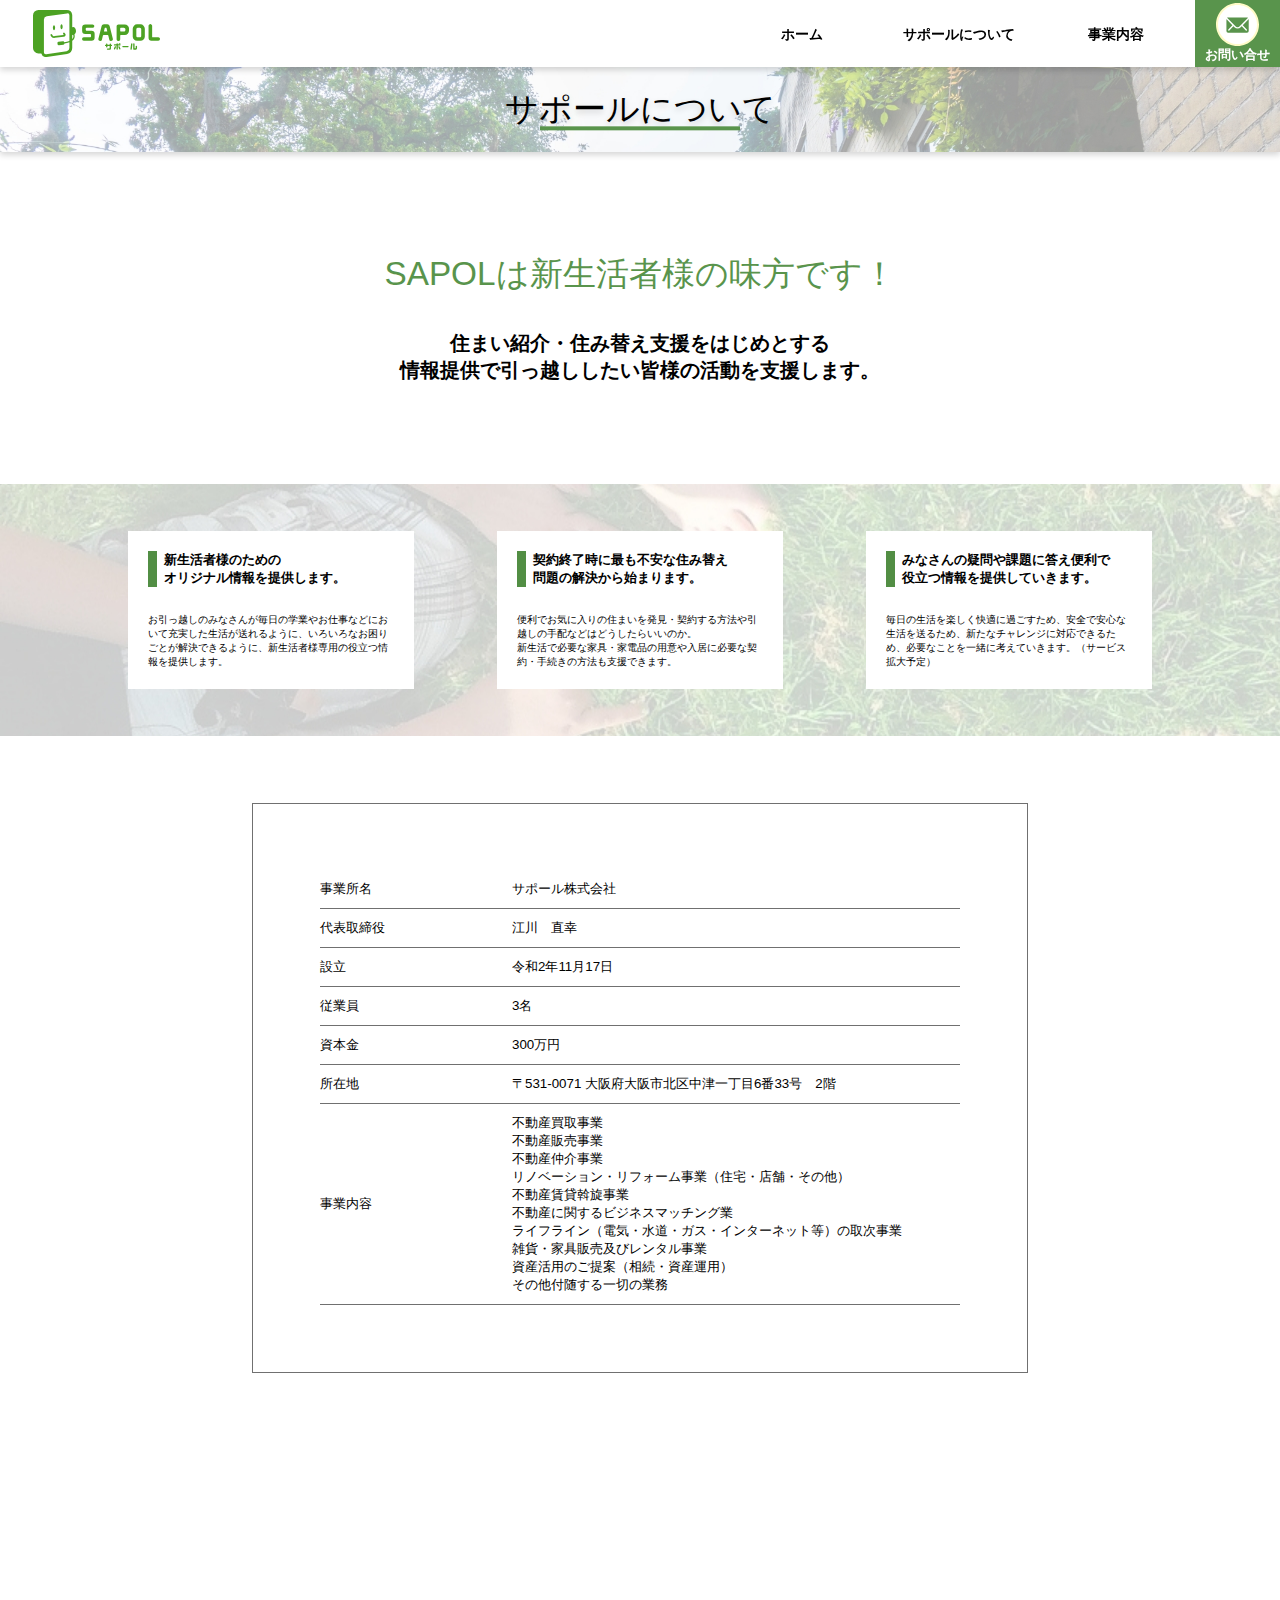
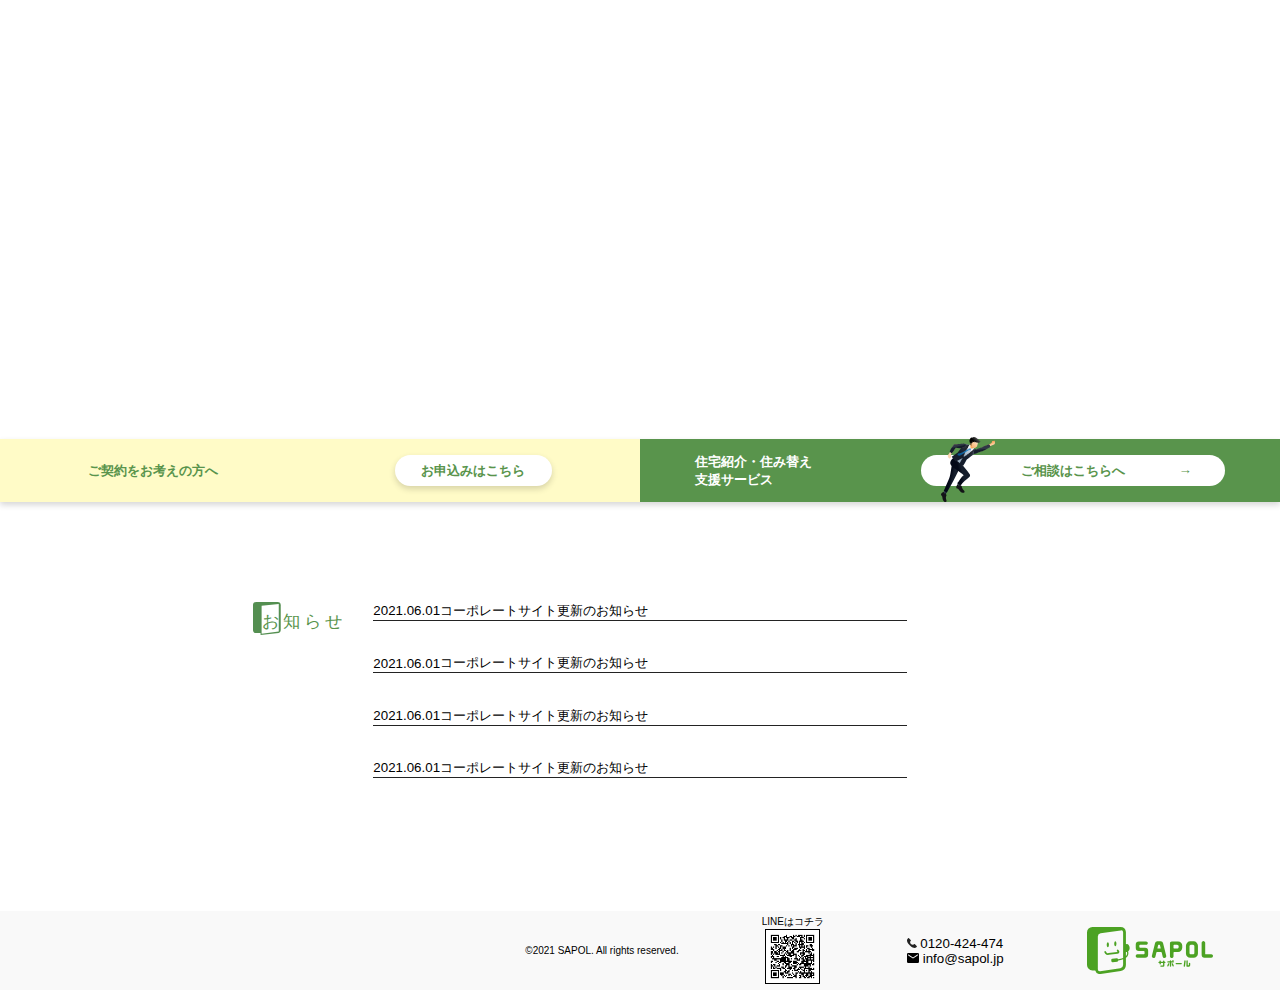
<file: about.html>
<!DOCTYPE html>
<html lang="ja">
<head prefix="og: http://ogp.me/ns# fb: http://ogp.me/ns/fb# article: http://ogp.me/ns/article#">
    <meta charset="UTF-8">
    <meta http-equiv="X-UA-Compatible" content="IE=edge">
    <meta name="viewport" content="width=device-width, initial-scale=1.0">
    <meta name="format-detection" content="telephone=no">
    <title>サポールについて｜サポール株式会社｜安心・安全の新生活支援</title>
    <meta name="description" content="生活創造支援は弊社にお任せ！豊富なサービスｘ支援体制を完備しているサポールだからできるコト" />
    <!-- icons -->
    <link rel="apple-touch-icon" sizes="180x180" href="img/favicon.png">
    <link rel="icon" type="image/png" sizes="32x32" href="img/favicon.png">
    <link rel="icon" type="image/png" sizes="16x16" href="img/favicon.png">
    <link rel="manifest" href="img/icon/site.webmanifest">
    <meta name="msapplication-TileColor" content="#da532c">
    <meta name="theme-color" content="#ffffff">
    <!-- __icons end -->
    <meta property="og:locale" content="ja_JP" />
    <meta property="og:type" content="website" />
    <meta property="og:title" content="サポール株式会社｜安心・安全の新生活支援" />
    <meta property="og:description" content="生活創造支援は弊社にお任せ！豊富なサービスｘ支援体制を完備しているサポールだからできるコト" />
    <meta property="og:url" content="index.html" />
    <meta property="og:site_name" content="サポール株式会社｜安心・安全の新生活支援" />
    <meta property="og:image" content="img/OGP.jpg" />
    <meta property="og:image:secure_url" content="img/OGP.jpg" />
    <meta property="og:image:width" content="1200" />
    <meta property="og:image:height" content="630" />
    <meta name="twitter:card" content="summary_large_image" />
    <meta name="twitter:description" content="生活創造支援は弊社にお任せ！豊富なサービスｘ支援体制を完備しているサポールだからできるコト" />
    <meta name="twitter:title" content="サポール株式会社｜安心・安全の新生活支援" />
    <meta name="twitter:image" content="img/OGP.jpg" />

    <link rel="stylesheet" href="css/application.css">
    <link rel="stylesheet" href="css/about.css">
</head>
<body ontouchstart="">
    <header>
        <a class="header_logo" href="index.html"><img src="img/head_logo.svg" alt="サポール"></a>
        <div class="header_right">
            <ul class="header_nav pc_only">
                <li><a href="index.html">ホーム</a></li>
                <li><a href="about.html">サポールについて</a></li>
                <li class="trigger">
                    <a href="">事業内容</a>
                    <ul class="drop">
                        <li><a href="service01.html">住宅紹介・住み替え支援</a></li>
                        <li><a href="service02.html">お引っ越し支援</a></li>
                        <li><a href="service03.html">家具家電の支援</a></li>
                        <li><a href="service04.html">ライフライン手配支援</a></li>
                    </ul>
                </li>
            </ul>
            <a class="header_conotact  pc_flex" href="contact.html">
                <img src="img/header_contact.svg" alt="コンタクト">
                <p>お問い合せ</p>
            </a>
            <nav id="nav" class="header_conotact sp_flex">
                <ul>
                    <li class="border"><a href="index.html">ホーム</a></li>
                    <li class="border"><a href="about.html">サポールについて</a></li>
                    <li>
                        <p class="border">事業内容</p>
                        <ul>
                            <li><a href="service01.html">住宅紹介・住み替え支援</a></li>
                            <li><a href="service02.html">お引越しの支援</a></li>
                            <li><a href="service03.html">家具・家電の支援</a></li>
                            <li><a href="service04.html">ライフラインの支援</a></li>
                        </ul>
                    </li>
                </ul>

                <h4>安心・安全の新生活支援</h4>
                <a class="hamb_arrow" href="https://lin.ee/6ND7Jup"><img class="dash" src="img/dash.svg" alt="ご相談はこちらへ">ご相談はこちらへ</a>

                <a class="hamb_contact" href="contact.html"><img src="img/header_contact.svg" alt="お問い合わせ"><p>お問い合わせ</p></a>
            </nav>
            <div id="hamburger" class="sp_only">
                <span class="inner_line" id="line1"></span>
                <span class="inner_line" id="line2"></span>
                <span class="inner_line" id="line3"></span>
            </div>
        </div>
    </header>

    <main>
        <section id="kv_second">
            <h2>サポールについて</h2>
        </section>

        <section id="title">
            <h2>SAPOLは新生活者様の味方です！</h2>
            <h3>
                住まい紹介・住み替え支援をはじめとする
                <br/>情報提供で<br class="sp_only"/>引っ越ししたい皆様の活動を支援します。
            </h3>
        </section>
        
        <section id="topic">
            <div class="wrap">
                <div>
                    <h3>
                        新生活者様のための
                        <br/>オリジナル情報を提供します。
                    </h3>
                    <p>お引っ越しのみなさんが毎日の学業やお仕事などにおいて充実した生活が送れるように、いろいろなお困りごとが解決できるように、新生活者様専用の役立つ情報を提供します。</p>
                </div>
    
                <div>
                    <h3>
                        契約終了時に最も不安な住み替え
                        <br/>問題の解決から始まります。
                    </h3>
                    <p>便利でお気に入りの住まいを発見・契約する方法や引越しの手配などはどうしたらいいのか。
                        <br/>新生活で必要な家具・家電品の用意や入居に必要な契約・手続きの方法も支援できます。</p>
                </div>
    
                <div>
                    <h3>
                        みなさんの疑問や課題に答え便利で
                        <br/>役立つ情報を提供していきます。
                    </h3>
                    <p>毎日の生活を楽しく快適に過ごすため、安全で安心な生活を送るため、新たなチャレンジに対応できるため、必要なことを一緒に考えていきます。（サービス拡大予定）</p>
                </div>
            </div>
        </section>

        <section id="company">
            <div class="wrap">
                <div class="company_content">
                    <p class="row_left">事業所名</p>
                    <p>サポール株式会社</p>
                </div>

                <div class="company_content">
                    <p class="row_left">代表取締役</p>
                    <p>江川　直幸</p>
                </div>

                <div class="company_content">
                    <p class="row_left">設立</p>
                    <p>令和2年11月17日</p>
                </div>

                <div class="company_content">
                    <p class="row_left">従業員</p>
                    <p>3名</p>
                </div>

                <div class="company_content">
                    <p class="row_left">資本金</p>
                    <p>300万円</p>
                </div>

                <div class="company_content">
                    <p class="row_left">所在地</p>
                    <p>〒531-0071<br class="sp_only"/> 大阪府大阪市北区<br class="sp_only"/>中津一丁目6番33号　2階</p>
                </div>

                <div class="company_content">
                    <p class="row_left">事業内容</p>
                    <div>
                        <p>不動産買取事業</p>
                        <p>不動産販売事業</p>
                        <p>不動産仲介事業</p>
                        <p>リノベーション・リフォーム事業（住宅・店舗・その他）</p>
                        <p>不動産賃貸斡旋事業</p>
                        <p>不動産に関するビジネスマッチング業</p>
                        <p>ライフライン（電気・水道・ガス・インターネット等）の取次事業</p>
                        <p>雑貨・家具販売及びレンタル事業</p>
                        <p>資産活用のご提案（相続・資産運用）</p>
                        <p>その他付随する一切の業務</p>
                    </div>
                </div>
            </div>
        </section>

        <section id="map">
            <iframe class="pc_only" src="https://www.google.com/maps/embed?pb=!1m14!1m8!1m3!1d13119.236053372557!2d135.4960862!3d34.7099968!3m2!1i1024!2i768!4f13.1!3m3!1m2!1s0x0%3A0xf89ad690bfda9e0d!2z44K144Od44O844Or5qCq5byP5Lya56S-!5e0!3m2!1sja!2sjp!4v1630908343041!5m2!1sja!2sjp" width="100%" height="600" style="border:0;" allowfullscreen="" loading="lazy"></iframe>
            <iframe class="sp_only" src="https://www.google.com/maps/embed?pb=!1m14!1m8!1m3!1d13119.236053372557!2d135.4960862!3d34.7099968!3m2!1i1024!2i768!4f13.1!3m3!1m2!1s0x0%3A0xf89ad690bfda9e0d!2z44K144Od44O844Or5qCq5byP5Lya56S-!5e0!3m2!1sja!2sjp!4v1630908343041!5m2!1sja!2sjp" width="100%" height="300" style="border:0;" allowfullscreen="" loading="lazy"></iframe>
        </section>

        <section id="top_cv">
            <div class="cv_left">
                <p>ご契約をお考えの方へ</p>
                <a href="https://lin.ee/6ND7Jup">お申込みはこちら</a>
            </div>
            <div class="cv_right">
                <p>
                    住宅紹介・住み替え
                    <br>支援サービス
                </p>
                <a href="contact.html"><img class="dash" src="img/dash.svg" alt="ご相談はこちらへ">ご相談はこちらへ</a>
            </div>
        </section>

        <section id="news">
            <div class="news_wrap">
                <img class="news_title" src="img/news.svg" alt="news">
                <div class="news_content">
                    <p>2021.06.01</p>
                    <p>コーポレートサイト更新のお知らせ</p>
                </div>
                <div class="news_content">
                    <p>2021.06.01</p>
                    <p>コーポレートサイト更新のお知らせ</p>
                </div>
                <div class="news_content">
                    <p>2021.06.01</p>
                    <p>コーポレートサイト更新のお知らせ</p>
                </div>
                <div class="news_content">
                    <p>2021.06.01</p>
                    <p>コーポレートサイト更新のお知らせ</p>
                </div>
            </div>
        </section>
    </main>
    
    <footer>
        <div class="footer_content">
            <p class="pc_only">©2021 SAPOL. All rights reserved.</p>
            <div class="line">
                <p>LINEはコチラ</p>
                <a href="https://lin.ee/6ND7Jup"><img src="img/line.PNG" alt="LINE"></a>
                
            </div>
            <div class="address">
                <a href="tel:0120-424-474"><img class="address_icon" src="img/tell.svg" alt="tell">0120-424-474</a>
                <a href="mailto:info@sapol.jp"><img class="address_icon" src="img/mail.svg" alt="mail">info@sapol.jp</a>
            </div>
            <img class="foot_icon" src="img/head_logo.svg" alt="SAPOL">
            <p class="sp_only">©2021 SAPOL. All rights reserved.</p>
        </div>
    </footer>
    <script src="menu.js"></script>
</body>
</html>
</file>
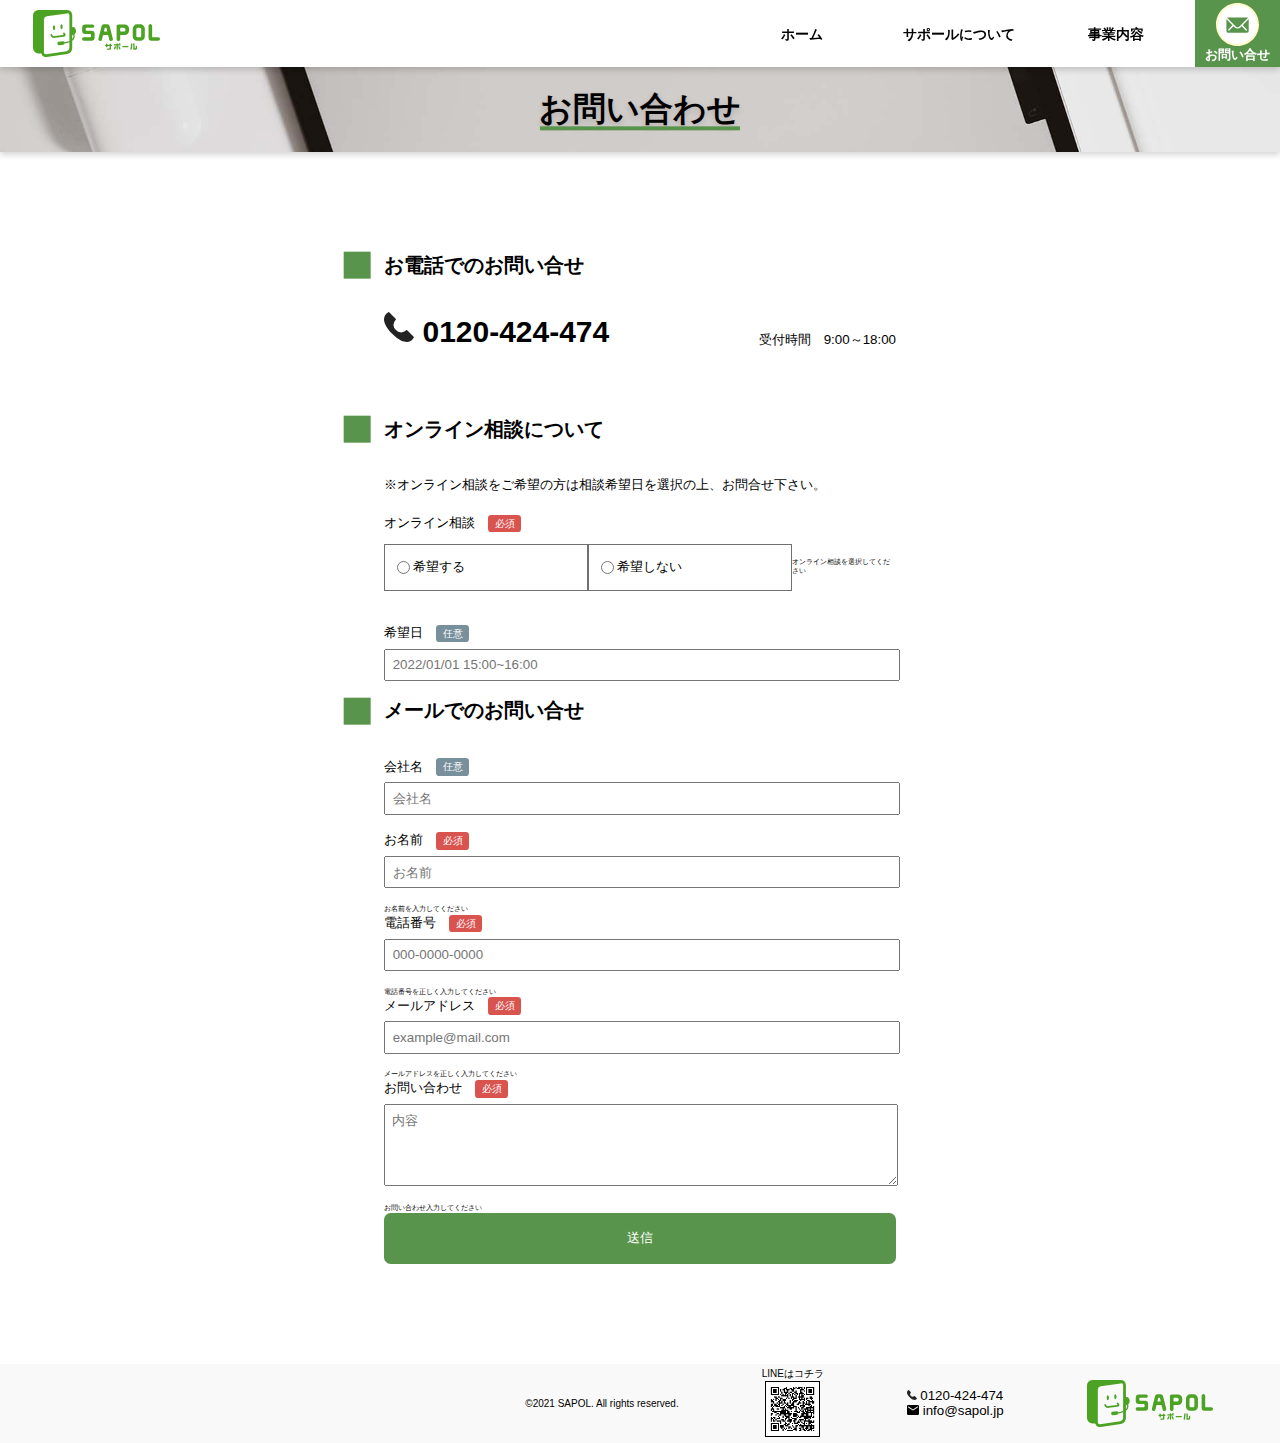
<file: contact.html>
<!DOCTYPE html>
<html lang="ja">
<head prefix="og: http://ogp.me/ns# fb: http://ogp.me/ns/fb# article: http://ogp.me/ns/article#">
    <meta charset="UTF-8">
    <meta http-equiv="X-UA-Compatible" content="IE=edge">
    <meta name="viewport" content="width=device-width, initial-scale=1.0">
    <meta name="format-detection" content="telephone=no">
    <title>お問い合わせ｜サポール株式会社｜安心・安全の新生活支援</title>
    <meta name="description" content="生活創造支援は弊社にお任せ！豊富なサービスｘ支援体制を完備しているサポールだからできるコト" />
    <!-- icons -->
    <link rel="apple-touch-icon" sizes="180x180" href="img/favicon.png">
    <link rel="icon" type="image/png" sizes="32x32" href="img/favicon.png">
    <link rel="icon" type="image/png" sizes="16x16" href="img/favicon.png">
    <link rel="manifest" href="img/icon/site.webmanifest">
    <meta name="msapplication-TileColor" content="#da532c">
    <meta name="theme-color" content="#ffffff">
    <!-- __icons end -->
    <meta property="og:locale" content="ja_JP" />
    <meta property="og:type" content="website" />
    <meta property="og:title" content="サポール株式会社｜安心・安全の新生活支援" />
    <meta property="og:description" content="生活創造支援は弊社にお任せ！豊富なサービスｘ支援体制を完備しているサポールだからできるコト" />
    <meta property="og:url" content="index.html" />
    <meta property="og:site_name" content="サポール株式会社｜安心・安全の新生活支援" />
    <meta property="og:image" content="img/OGP.jpg" />
    <meta property="og:image:secure_url" content="img/OGP.jpg" />
    <meta property="og:image:width" content="1200" />
    <meta property="og:image:height" content="630" />
    <meta name="twitter:card" content="summary_large_image" />
    <meta name="twitter:description" content="生活創造支援は弊社にお任せ！豊富なサービスｘ支援体制を完備しているサポールだからできるコト" />
    <meta name="twitter:title" content="サポール株式会社｜安心・安全の新生活支援" />
    <meta name="twitter:image" content="img/OGP.jpg" />

    <script src="https://sdk.form.run/js/v2/formrun.js"></script>

    <link rel="stylesheet" href="css/application.css">
    <link rel="stylesheet" href="css/contact.css">
</head>
<body ontouchstart="">
    <header>
        <a class="header_logo" href="index.html"><img src="img/head_logo.svg" alt="サポール"></a>
        <div class="header_right">
            <ul class="header_nav pc_only">
                <li><a href="index.html">ホーム</a></li>
                <li><a href="about.html">サポールについて</a></li>
                <li class="trigger">
                    <a href="">事業内容</a>
                    <ul class="drop">
                        <li><a href="service01.html">住宅紹介・住み替え支援</a></li>
                        <li><a href="service02.html">お引っ越し支援</a></li>
                        <li><a href="service03.html">家具家電の支援</a></li>
                        <li><a href="service04.html">ライフライン手配支援</a></li>
                    </ul>
                </li>
            </ul>
            <a class="header_conotact  pc_flex" href="contact.html">
                <img src="img/header_contact.svg" alt="コンタクト">
                <p>お問い合せ</p>
            </a>
            <nav id="nav" class="header_conotact sp_flex">
                <ul>
                    <li class="border"><a href="index.html">ホーム</a></li>
                    <li class="border"><a href="about.html">サポールについて</a></li>
                    <li>
                        <p class="border">事業内容</p>
                        <ul>
                            <li><a href="service01.html">住宅紹介・住み替え支援</a></li>
                            <li><a href="service02.html">お引越しの支援</a></li>
                            <li><a href="service03.html">家具・家電の支援</a></li>
                            <li><a href="service04.html">ライフラインの支援</a></li>
                        </ul>
                    </li>
                </ul>

                <h4>安心・安全の新生活支援</h4>
                <a class="hamb_arrow" href="https://lin.ee/6ND7Jup"><img class="dash" src="img/dash.svg" alt="ご相談はこちらへ">ご相談はこちらへ</a>

                <a class="hamb_contact" href="contact.html"><img src="img/header_contact.svg" alt="お問い合わせ"><p>お問い合わせ</p></a>
            </nav>
            <div id="hamburger" class="sp_only">
                <span class="inner_line" id="line1"></span>
                <span class="inner_line" id="line2"></span>
                <span class="inner_line" id="line3"></span>
            </div>
        </div>
    </header>

    <main>
        <section id="kv_contact">
            <h2>お問い合わせ</h2>
        </section>

        <section id="tell">
            <h3>お電話でのお問い合せ</h3>

            <div class="wrap">
                <a href="tel:0120-424-474"><img src="img/tell.svg" alt="tell"> 0120-424-474</a>
                <p>受付時間　9:00～18:00</p>
            </div>
        </section>

        <section id="form">


            <!-- class, action, methodを変更しないでください -->
            <form class="formrun" action="https://form.run/api/v1/r/2pcyok3tg0stevh62ldivj7f" method="post">
                <!-- ↓自由に要素を追加・編集することができます -->
                <h3>オンライン相談について</h3>
                <p>※オンライン相談をご希望の方は相談希望日を選択の上、お問合せ下さい。</p>

                <div>
                    <fieldset>
                        <span>オンライン相談　<span class="red">必須</span></span>
                        <div>
                            <label class="form-check-label form-check-inline">
                            <input class="form-check-input" type="radio" name="オンライン相談" value="希望する" data-formrun-required>
                            希望する
                            </label>
                            <label class="form-check-label form-check-inline">
                            <input class="form-check-input" type="radio" name="オンライン相談" value="希望しない" data-formrun-required>
                            希望しない
                            </label>
                            <br>
                            <span class="text-danger" data-formrun-show-if-error="オンライン相談">オンライン相談を選択してください</span>
                        </div>
                    </fieldset>
                </div>

                <div>
                    <label>希望日　<span>任意</span></label>
                    <input name="希望日" type="text" placeholder="2022/01/01 15:00~16:00">
                </div>

                <h3>メールでのお問い合せ</h3>

                <div>
                    <label>会社名　<span>任意</span></label>
                    <br/><input name="会社名" type="text" placeholder="会社名" >
                </div>
                
                <div>
                    <label>お名前　<span class="red">必須</span></label>
                    <br/><input name="お名前" type="text" placeholder="お名前" data-formrun-required>
                    <div data-formrun-show-if-error="お名前">お名前を入力してください</div>
                </div>

                <div>
                    <label>電話番号　<span class="red">必須</span></label>
                    <br/><input name="電話番号" type="text" data-formrun-type="tel" placeholder="000-0000-0000" data-formrun-required>
                    <div data-formrun-show-if-error="電話番号">電話番号を正しく入力してください</div>
                </div>
            
                <div>
                    <label>メールアドレス　<span class="red">必須</span></label>
                    <br/><input name="メールアドレス" type="text" data-formrun-type="email" placeholder="example@mail.com" data-formrun-type="email" data-formrun-required>
                    <div data-formrun-show-if-error="メールアドレス">メールアドレスを正しく入力してください</div>
                </div>
            
                <div>
                    <label>お問い合わせ　<span class="red">必須</span></label>
                    <br/><textarea name="お問い合わせ" placeholder="内容" data-formrun-required></textarea>
                    <div data-formrun-show-if-error="お問い合わせ">お問い合わせ入力してください</div>
                </div>
            
                <!-- ボット投稿をブロックするためのタグ -->
                <div class="_formrun_gotcha">
                    <style media="screen">._formrun_gotcha {position:absolute!important;height:1px;width:1px;overflow:hidden;}</style>
                    <label for="_formrun_gotcha">If you are a human, ignore this field</label>
                    <input type="text" name="_formrun_gotcha" id="_formrun_gotcha" tabindex="-1">
                </div>
            
                <button type="submit" data-formrun-error-text="未入力の項目があります" data-formrun-submitting-text="送信中...">送信</button>
            </form>
        </section>
    </main>
    
    <footer>
        <div class="footer_content">
            <p class="pc_only">©2021 SAPOL. All rights reserved.</p>
            <div class="line">
                <p>LINEはコチラ</p>
                <a href="https://lin.ee/6ND7Jup"><img src="img/line.PNG" alt="LINE"></a>
                
            </div>
            <div class="address">
                <a href="tel:0120-424-474"><img class="address_icon" src="img/tell.svg" alt="tell">0120-424-474</a>
                <a href="mailto:info@sapol.jp"><img class="address_icon" src="img/mail.svg" alt="mail">info@sapol.jp</a>
            </div>
            <img class="foot_icon" src="img/head_logo.svg" alt="SAPOL">
            <p class="sp_only">©2021 SAPOL. All rights reserved.</p>
        </div>
    </footer>
    <script src="menu.js"></script>
</body>
</html>
</file>
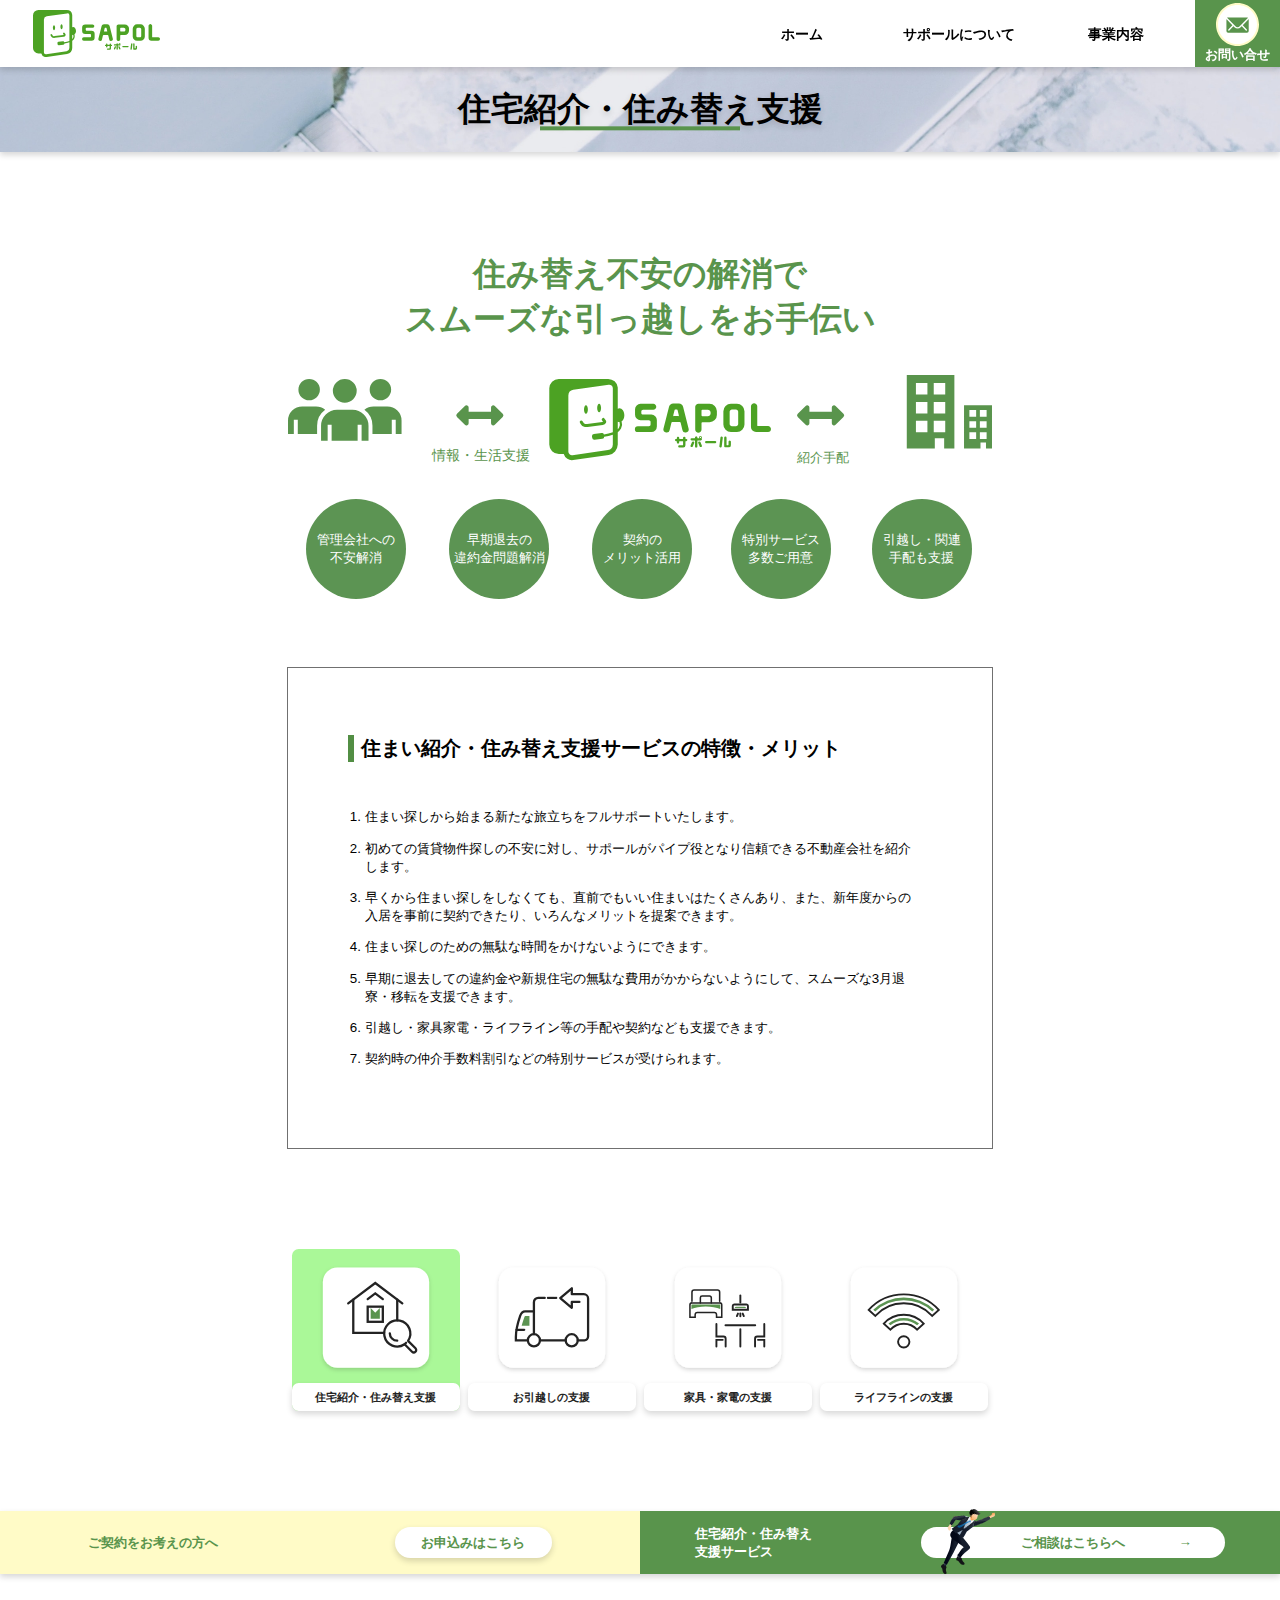
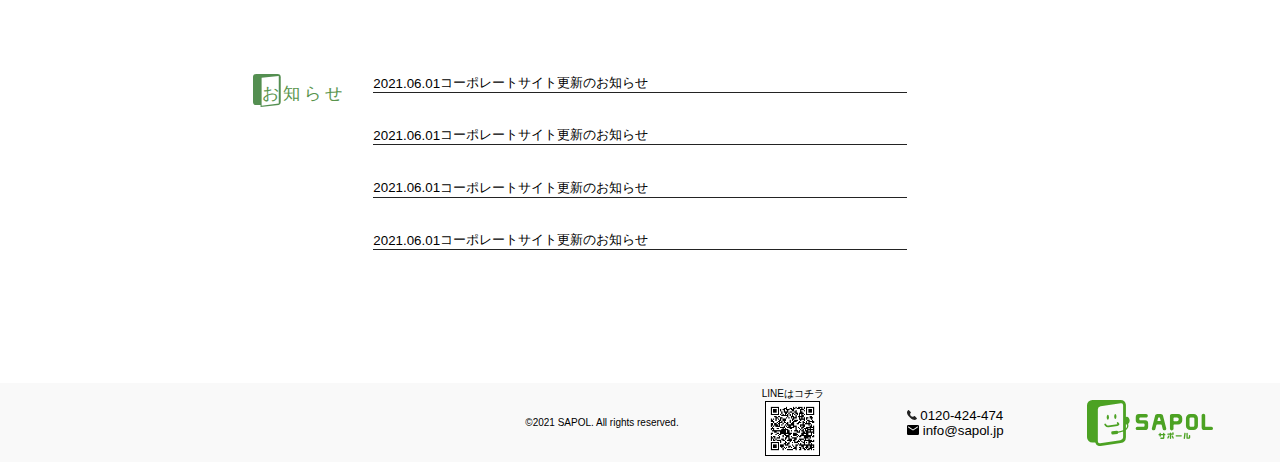
<file: service01.html>
<!DOCTYPE html>
<html lang="ja">
<head prefix="og: http://ogp.me/ns# fb: http://ogp.me/ns/fb# article: http://ogp.me/ns/article#">
    <meta charset="UTF-8">
    <meta http-equiv="X-UA-Compatible" content="IE=edge">
    <meta name="viewport" content="width=device-width, initial-scale=1.0">
    <meta name="format-detection" content="telephone=no">
    <title>住宅紹介・住み替え支援｜サポール株式会社｜安心・安全の新生活支援</title>
    <meta name="description" content="生活創造支援は弊社にお任せ！豊富なサービスｘ支援体制を完備しているサポールだからできるコト" />
    <!-- icons -->
    <link rel="apple-touch-icon" sizes="180x180" href="img/favicon.png">
    <link rel="icon" type="image/png" sizes="32x32" href="img/favicon.png">
    <link rel="icon" type="image/png" sizes="16x16" href="img/favicon.png">
    <link rel="manifest" href="img/icon/site.webmanifest">
    <meta name="msapplication-TileColor" content="#da532c">
    <meta name="theme-color" content="#ffffff">
    <!-- __icons end -->
    <meta property="og:locale" content="ja_JP" />
    <meta property="og:type" content="website" />
    <meta property="og:title" content="サポール株式会社｜安心・安全の新生活支援" />
    <meta property="og:description" content="生活創造支援は弊社にお任せ！豊富なサービスｘ支援体制を完備しているサポールだからできるコト" />
    <meta property="og:url" content="index.html" />
    <meta property="og:site_name" content="サポール株式会社｜安心・安全の新生活支援" />
    <meta property="og:image" content="img/OGP.jpg" />
    <meta property="og:image:secure_url" content="img/OGP.jpg" />
    <meta property="og:image:width" content="1200" />
    <meta property="og:image:height" content="630" />
    <meta name="twitter:card" content="summary_large_image" />
    <meta name="twitter:description" content="生活創造支援は弊社にお任せ！豊富なサービスｘ支援体制を完備しているサポールだからできるコト" />
    <meta name="twitter:title" content="サポール株式会社｜安心・安全の新生活支援" />
    <meta name="twitter:image" content="img/OGP.jpg" />

    <link rel="stylesheet" href="css/application.css">
    <link rel="stylesheet" href="css/service.css">
</head>
<body ontouchstart="">
    <header>
        <a class="header_logo" href="index.html"><img src="img/head_logo.svg" alt="サポール"></a>
        <div class="header_right">
            <ul class="header_nav pc_only">
                <li><a href="index.html">ホーム</a></li>
                <li><a href="about.html">サポールについて</a></li>
                <li class="trigger">
                    <a href="">事業内容</a>
                    <ul class="drop">
                        <li><a href="service01.html">住宅紹介・住み替え支援</a></li>
                        <li><a href="service02.html">お引っ越し支援</a></li>
                        <li><a href="service03.html">家具家電の支援</a></li>
                        <li><a href="service04.html">ライフライン手配支援</a></li>
                    </ul>
                </li>
            </ul>
            <a class="header_conotact  pc_flex" href="contact.html">
                <img src="img/header_contact.svg" alt="コンタクト">
                <p>お問い合せ</p>
            </a>
            <nav id="nav" class="header_conotact sp_flex">
                <ul>
                    <li class="border"><a href="index.html">ホーム</a></li>
                    <li class="border"><a href="about.html">サポールについて</a></li>
                    <li>
                        <p class="border">事業内容</p>
                        <ul>
                            <li><a href="service01.html">住宅紹介・住み替え支援</a></li>
                            <li><a href="service02.html">お引越しの支援</a></li>
                            <li><a href="service03.html">家具・家電の支援</a></li>
                            <li><a href="service04.html">ライフラインの支援</a></li>
                        </ul>
                    </li>
                </ul>

                <h4>安心・安全の新生活支援</h4>
                <a class="hamb_arrow" href="https://lin.ee/6ND7Jup"><img class="dash" src="img/dash.svg" alt="ご相談はこちらへ">ご相談はこちらへ</a>

                <a class="hamb_contact" href="contact.html"><img src="img/header_contact.svg" alt="お問い合わせ"><p>お問い合わせ</p></a>
            </nav>
            <div id="hamburger" class="sp_only">
                <span class="inner_line" id="line1"></span>
                <span class="inner_line" id="line2"></span>
                <span class="inner_line" id="line3"></span>
            </div>
        </div>
    </header>

    <main>
        <section id="kv_second">
            <h2>住宅紹介・住み替え支援</h2>
        </section>

        <section id="title">
            <h2>
                住み替え不安の解消で
                <br/>スムーズな引っ越しをお手伝い
            </h2>
            
            <img class="pc_only" src="img/title_img.svg" alt="住宅紹介・住み替え支援">
            <img class="sp_only service01" src="img/title_img01_sp.svg" alt="住宅紹介・住み替え支援">

            <div class="service_point">
                <div class="service_point_content point_top">
                    <div>
                        <p>管理会社への
                            <br/>不安解消</p>
                    </div>
    
                    <div>
                        <p>早期退去の
                            <br/>違約金問題解消</p>
                    </div>
    
                    <div>
                        <p>契約の
                            <br/>メリット活用</p>
                    </div>
                </div>
                
                <div class="service_point_content point_botoom">
                    <div>
                        <p>特別サービス
                            <br/>多数ご用意</p>
                    </div>
    
                    <div>
                        <p>引越し・関連
                            <br/>手配も支援</p>
                    </div>
                </div>
            </div>
        </section>

        <section id="feature">
            <h3>住まい紹介・住み替え<br class="sp_only"/>支援サービスの特徴・メリット</h3>

            <ul>
                <li>住まい探しから始まる新たな旅立ちをフルサポートいたします。</li>
                <li>初めての賃貸物件探しの不安に対し、サポールがパイプ役となり信頼できる不動産会社を紹介します。</li>
                <li>早くから住まい探しをしなくても、直前でもいい住まいはたくさんあり、また、新年度からの入居を事前に契約できたり、いろんなメリットを提案できます。</li>
                <li>住まい探しのための無駄な時間をかけないようにできます。</li>
                <li>早期に退去しての違約金や新規住宅の無駄な費用がかからないようにして、スムーズな3月退寮・移転を支援できます。</li>
                <li>引越し・家具家電・ライフライン等の手配や契約なども支援できます。</li>
                <li>契約時の仲介手数料割引などの特別サービスが受けられます。</li>
            </ul>
        </section>

        <section id="service_manu">
            <div>
                <a class="is-active" href="service01.html">
                    <img src="img/service01.svg" alt="住宅紹介・住み替え支援">
                    <p>住宅紹介・住み替え支援</p>
                </a>
    
                <a href="service02.html">
                    <img src="img/service02.svg" alt="お引越しの支援">
                    <p>お引越しの支援</p>
                </a>
            </div>
            
            <div>
                <a href="service03.html">
                    <img src="img/service03.svg" alt="家具・家電の支援">
                    <p>家具・家電の支援</p>
                </a>
    
                <a href="service04.html">
                    <img src="img/service04.svg" alt="ライフラインの支援">
                    <p>ライフラインの支援</p>
                </a>
            </div>
        </section>

        <section id="top_cv">
            <div class="cv_left">
                <p>ご契約をお考えの方へ</p>
                <a href="https://lin.ee/6ND7Jup">お申込みはこちら</a>
            </div>
            <div class="cv_right">
                <p>
                    住宅紹介・住み替え
                    <br>支援サービス
                </p>
                <a href="contact.html"><img class="dash" src="img/dash.svg" alt="ご相談はこちらへ">ご相談はこちらへ</a>
            </div>
        </section>

        <section id="news">
            <div class="news_wrap">
                <img class="news_title" src="img/news.svg" alt="news">
                <div class="news_content">
                    <p>2021.06.01</p>
                    <p>コーポレートサイト更新のお知らせ</p>
                </div>
                <div class="news_content">
                    <p>2021.06.01</p>
                    <p>コーポレートサイト更新のお知らせ</p>
                </div>
                <div class="news_content">
                    <p>2021.06.01</p>
                    <p>コーポレートサイト更新のお知らせ</p>
                </div>
                <div class="news_content">
                    <p>2021.06.01</p>
                    <p>コーポレートサイト更新のお知らせ</p>
                </div>
            </div>
        </section>
    </main>
    
    <footer>
        <div class="footer_content">
            <p class="pc_only">©2021 SAPOL. All rights reserved.</p>
            <div class="line">
                <p>LINEはコチラ</p>
                <a href="https://lin.ee/6ND7Jup"><img src="img/line.PNG" alt="LINE"></a>
                
            </div>
            <div class="address">
                <a href="tel:0120-424-474"><img class="address_icon" src="img/tell.svg" alt="tell">0120-424-474</a>
                <a href="mailto:info@sapol.jp"><img class="address_icon" src="img/mail.svg" alt="mail">info@sapol.jp</a>
            </div>
            <img class="foot_icon" src="img/head_logo.svg" alt="SAPOL">
            <p class="sp_only">©2021 SAPOL. All rights reserved.</p>
        </div>
    </footer>
    <script src="menu.js"></script>
</body>
</html>
</file>
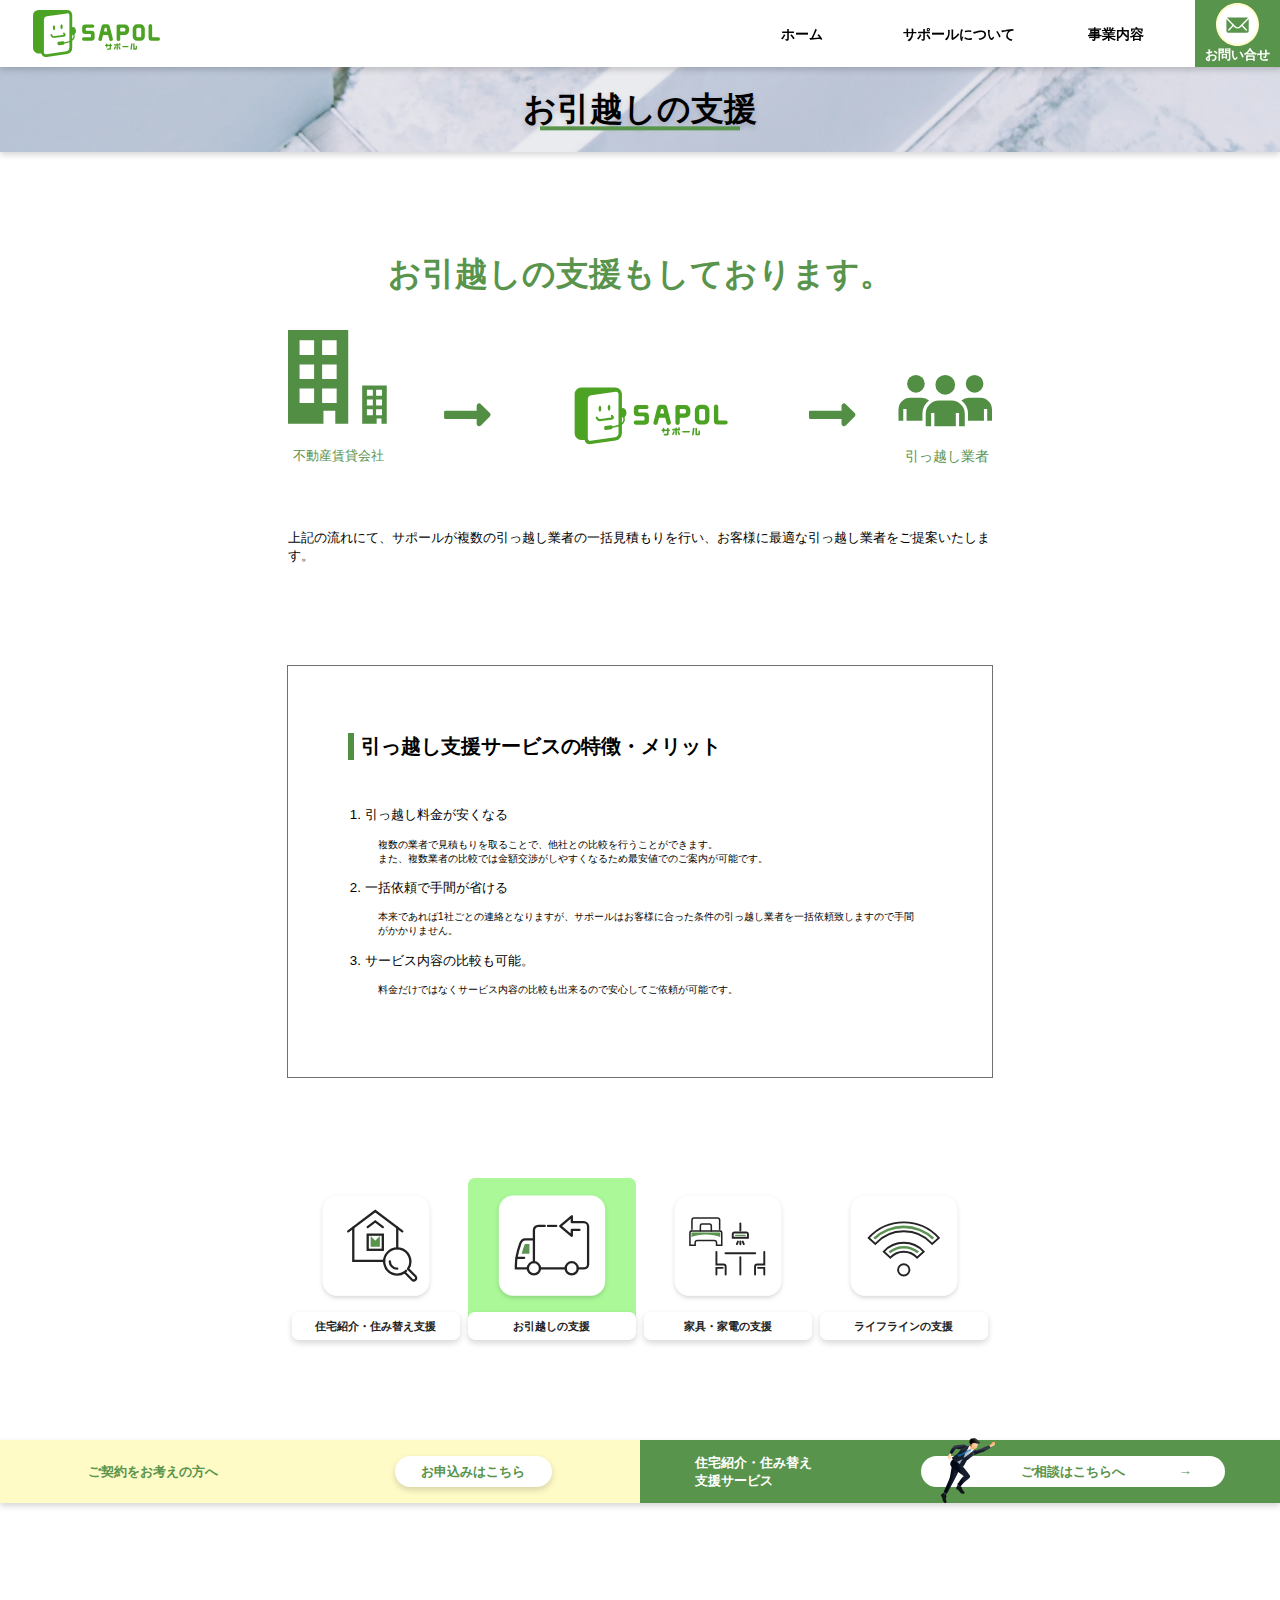
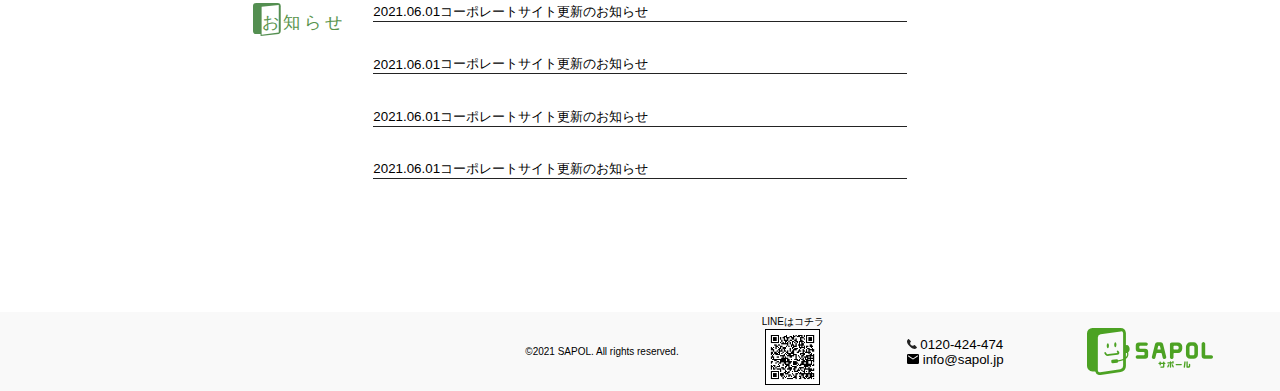
<file: service02.html>
<!DOCTYPE html>
<html lang="ja">
<head prefix="og: http://ogp.me/ns# fb: http://ogp.me/ns/fb# article: http://ogp.me/ns/article#">
    <meta charset="UTF-8">
    <meta http-equiv="X-UA-Compatible" content="IE=edge">
    <meta name="viewport" content="width=device-width, initial-scale=1.0">
    <meta name="format-detection" content="telephone=no">
    <title>お引越しの支援｜サポール株式会社｜安心・安全の新生活支援</title>
    <meta name="description" content="生活創造支援は弊社にお任せ！豊富なサービスｘ支援体制を完備しているサポールだからできるコト" />
    <!-- icons -->
    <link rel="apple-touch-icon" sizes="180x180" href="img/favicon.png">
    <link rel="icon" type="image/png" sizes="32x32" href="img/favicon.png">
    <link rel="icon" type="image/png" sizes="16x16" href="img/favicon.png">
    <link rel="manifest" href="img/icon/site.webmanifest">
    <meta name="msapplication-TileColor" content="#da532c">
    <meta name="theme-color" content="#ffffff">
    <!-- __icons end -->
    <meta property="og:locale" content="ja_JP" />
    <meta property="og:type" content="website" />
    <meta property="og:title" content="サポール株式会社｜安心・安全の新生活支援" />
    <meta property="og:description" content="生活創造支援は弊社にお任せ！豊富なサービスｘ支援体制を完備しているサポールだからできるコト" />
    <meta property="og:url" content="index.html" />
    <meta property="og:site_name" content="サポール株式会社｜安心・安全の新生活支援" />
    <meta property="og:image" content="img/OGP.jpg" />
    <meta property="og:image:secure_url" content="img/OGP.jpg" />
    <meta property="og:image:width" content="1200" />
    <meta property="og:image:height" content="630" />
    <meta name="twitter:card" content="summary_large_image" />
    <meta name="twitter:description" content="生活創造支援は弊社にお任せ！豊富なサービスｘ支援体制を完備しているサポールだからできるコト" />
    <meta name="twitter:title" content="サポール株式会社｜安心・安全の新生活支援" />
    <meta name="twitter:image" content="img/OGP.jpg" />

    <link rel="stylesheet" href="css/application.css">
    <link rel="stylesheet" href="css/service.css">
</head>
<body ontouchstart="">
    <header>
        <a class="header_logo" href="index.html"><img src="img/head_logo.svg" alt="サポール"></a>
        <div class="header_right">
            <ul class="header_nav pc_only">
                <li><a href="index.html">ホーム</a></li>
                <li><a href="about.html">サポールについて</a></li>
                <li class="trigger">
                    <a href="">事業内容</a>
                    <ul class="drop">
                        <li><a href="service01.html">住宅紹介・住み替え支援</a></li>
                        <li><a href="service02.html">お引っ越し支援</a></li>
                        <li><a href="service03.html">家具家電の支援</a></li>
                        <li><a href="service04.html">ライフライン手配支援</a></li>
                    </ul>
                </li>
            </ul>
            <a class="header_conotact  pc_flex" href="contact.html">
                <img src="img/header_contact.svg" alt="コンタクト">
                <p>お問い合せ</p>
            </a>
            <nav id="nav" class="header_conotact sp_flex">
                <ul>
                    <li class="border"><a href="index.html">ホーム</a></li>
                    <li class="border"><a href="about.html">サポールについて</a></li>
                    <li>
                        <p class="border">事業内容</p>
                        <ul>
                            <li><a href="service01.html">住宅紹介・住み替え支援</a></li>
                            <li><a href="service02.html">お引越しの支援</a></li>
                            <li><a href="service03.html">家具・家電の支援</a></li>
                            <li><a href="service04.html">ライフラインの支援</a></li>
                        </ul>
                    </li>
                </ul>

                <h4>安心・安全の新生活支援</h4>
                <a class="hamb_arrow" href="https://lin.ee/6ND7Jup"><img class="dash" src="img/dash.svg" alt="ご相談はこちらへ">ご相談はこちらへ</a>

                <a class="hamb_contact" href="contact.html"><img src="img/header_contact.svg" alt="お問い合わせ"><p>お問い合わせ</p></a>
            </nav>
            <div id="hamburger" class="sp_only">
                <span class="inner_line" id="line1"></span>
                <span class="inner_line" id="line2"></span>
                <span class="inner_line" id="line3"></span>
            </div>
        </div>
    </header>

    <main>
        <section id="kv_second">
            <h2>お引越しの支援</h2>
        </section>

        <section id="title">
            <h2>
                お引越しの支援もしております。
            </h2>
            
            <img class="pc_only" src="img/title_img01.svg" alt="お引越しの支援">
            <img class="sp_only service02" src="img/title_img02_sp.svg" alt="お引越しの支援">

            <p>上記の流れにて、サポールが複数の引っ越し業者の一括見積もりを行い、お客様に最適な引っ越し業者をご提案いたします。</p>
        </section>

        <section id="feature">
            <h3>引っ越し支援<br class="sp_only"/>サービスの特徴・メリット</h3>

            <ul>
                <li>引っ越し料金が安くなる
                    <p>複数の業者で見積もりを取ることで、他社との比較を行うことができます。
                        <br/>また、複数業者の比較では金額交渉がしやすくなるため最安値でのご案内が可能です。</p>
                </li>
                <li>一括依頼で手間が省ける
                    <p>本来であれば1社ごとの連絡となりますが、サポールはお客様に合った条件の引っ越し業者を一括依頼致しますので手間がかかりません。</p>
                </li>
                <li>サービス内容の比較も可能。
                    <p>料金だけではなくサービス内容の比較も出来るので安心してご依頼が可能です。</p>
                </li>
            </ul>
        </section>

        <section id="service_manu">
            <div>
                <a href="service01.html">
                    <img src="img/service01.svg" alt="住宅紹介・住み替え支援">
                    <p>住宅紹介・住み替え支援</p>
                </a>
    
                <a class="is-active" href="service02.html">
                    <img src="img/service02.svg" alt="お引越しの支援">
                    <p>お引越しの支援</p>
                </a>
            </div>
            
            <div>
                <a href="service03.html">
                    <img src="img/service03.svg" alt="家具・家電の支援">
                    <p>家具・家電の支援</p>
                </a>
    
                <a href="service04.html">
                    <img src="img/service04.svg" alt="ライフラインの支援">
                    <p>ライフラインの支援</p>
                </a>
            </div>
        </section>

        <section id="top_cv">
            <div class="cv_left">
                <p>ご契約をお考えの方へ</p>
                <a href="https://lin.ee/6ND7Jup">お申込みはこちら</a>
            </div>
            <div class="cv_right">
                <p>
                    住宅紹介・住み替え
                    <br>支援サービス
                </p>
                <a href="contact.html"><img class="dash" src="img/dash.svg" alt="ご相談はこちらへ">ご相談はこちらへ</a>
            </div>
        </section>

        <section id="news">
            <div class="news_wrap">
                <img class="news_title" src="img/news.svg" alt="news">
                <div class="news_content">
                    <p>2021.06.01</p>
                    <p>コーポレートサイト更新のお知らせ</p>
                </div>
                <div class="news_content">
                    <p>2021.06.01</p>
                    <p>コーポレートサイト更新のお知らせ</p>
                </div>
                <div class="news_content">
                    <p>2021.06.01</p>
                    <p>コーポレートサイト更新のお知らせ</p>
                </div>
                <div class="news_content">
                    <p>2021.06.01</p>
                    <p>コーポレートサイト更新のお知らせ</p>
                </div>
            </div>
        </section>
    </main>
    
    <footer>
        <div class="footer_content">
            <p class="pc_only">©2021 SAPOL. All rights reserved.</p>
            <div class="line">
                <p>LINEはコチラ</p>
                <a href="https://lin.ee/6ND7Jup"><img src="img/line.PNG" alt="LINE"></a>
                
            </div>
            <div class="address">
                <a href="tel:0120-424-474"><img class="address_icon" src="img/tell.svg" alt="tell">0120-424-474</a>
                <a href="mailto:info@sapol.jp"><img class="address_icon" src="img/mail.svg" alt="mail">info@sapol.jp</a>
            </div>
            <img class="foot_icon" src="img/head_logo.svg" alt="SAPOL">
            <p class="sp_only">©2021 SAPOL. All rights reserved.</p>
        </div>
    </footer>
    <script src="menu.js"></script>
</body>
</html>
</file>
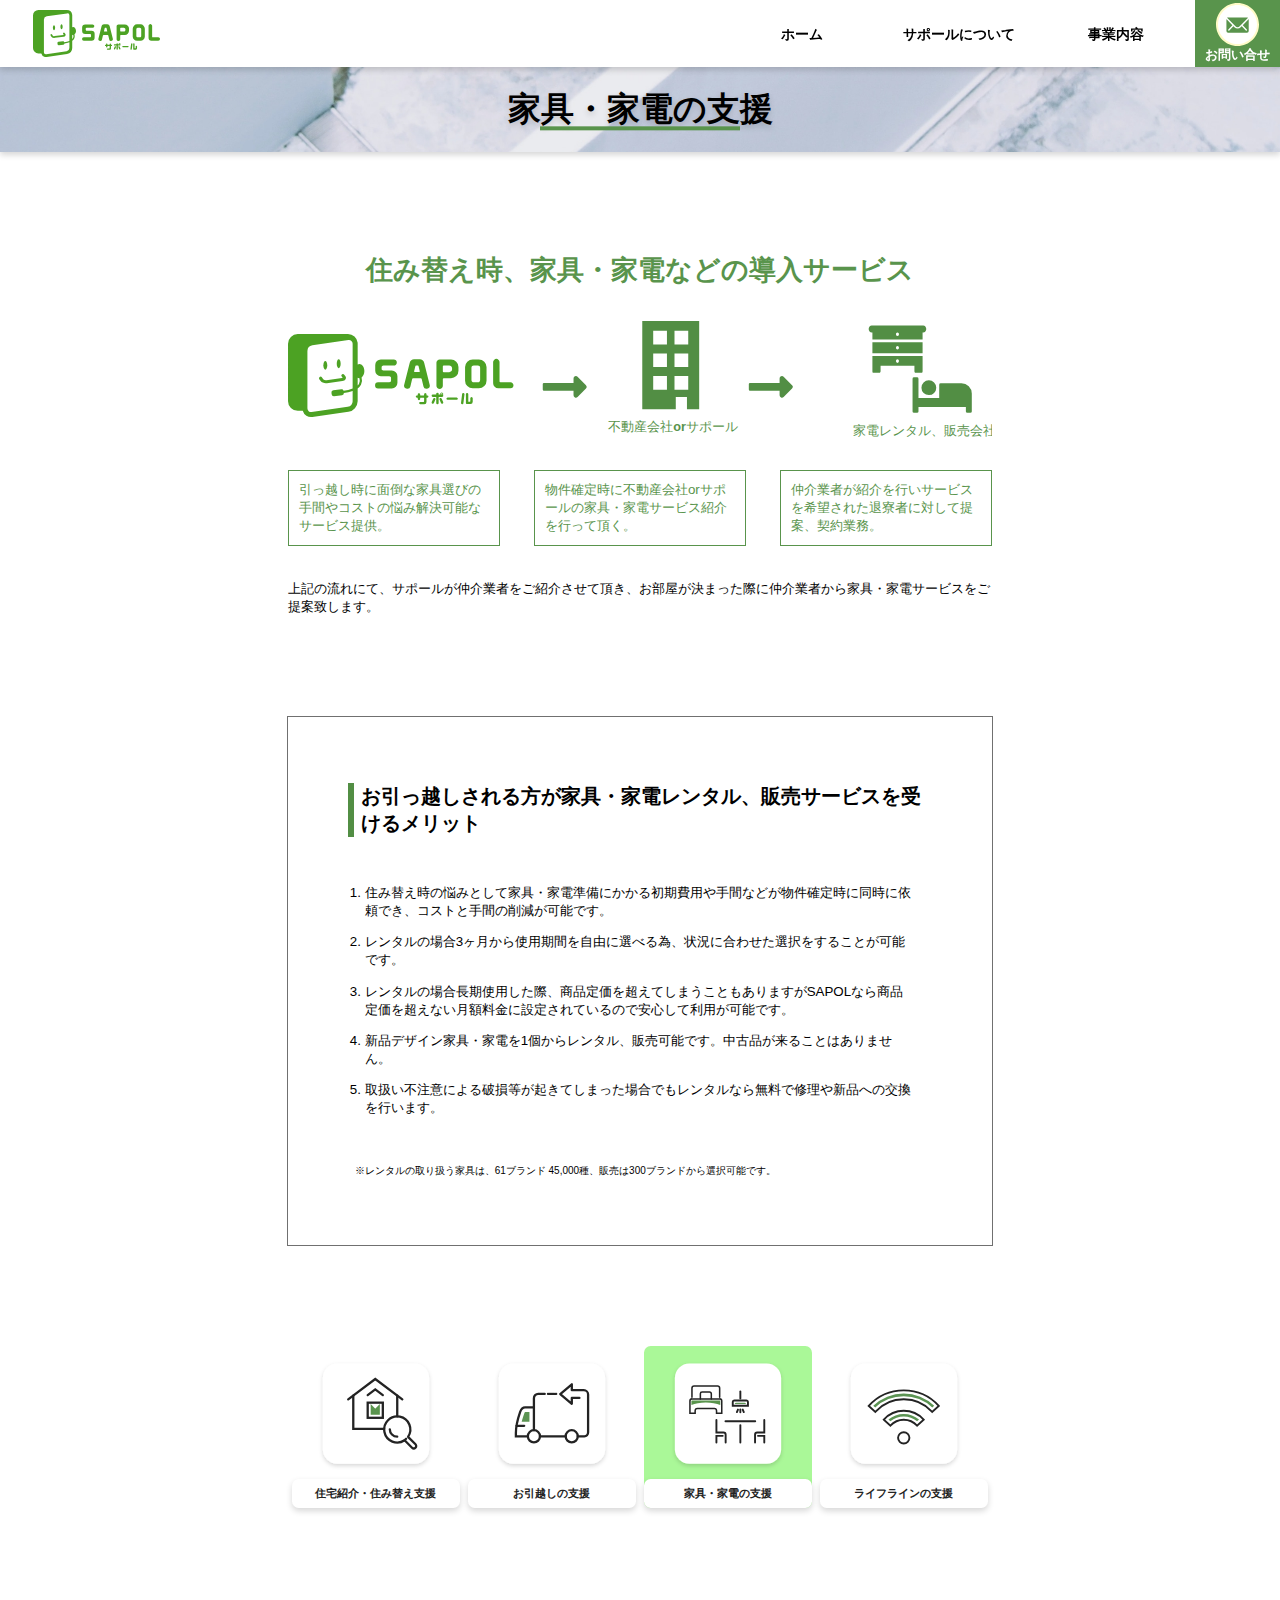
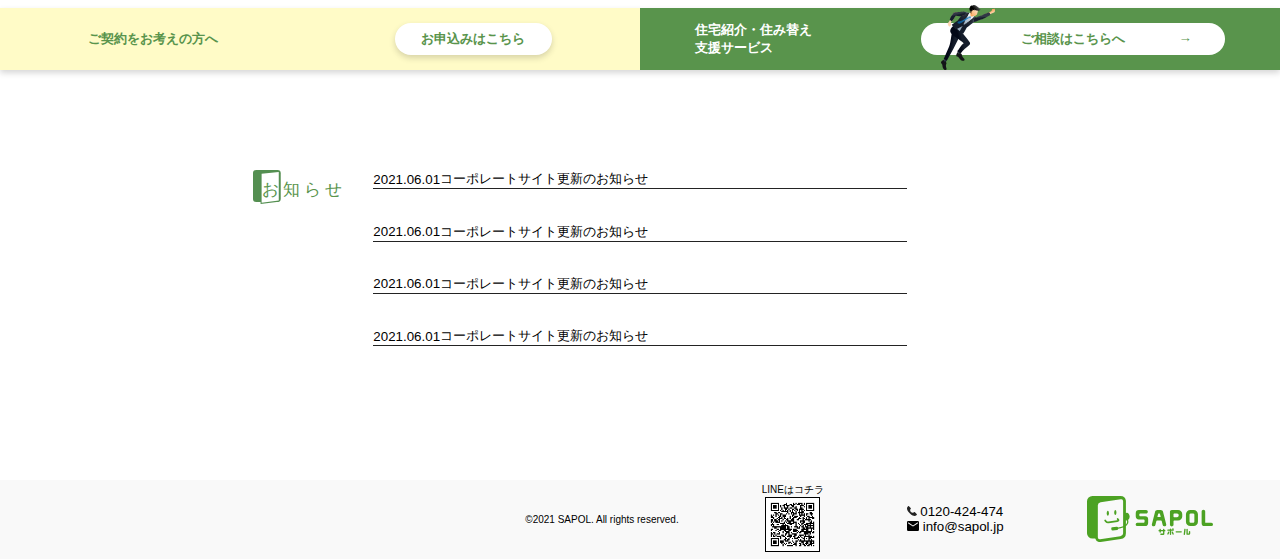
<file: service03.html>
<!DOCTYPE html>
<html lang="ja">
<head prefix="og: http://ogp.me/ns# fb: http://ogp.me/ns/fb# article: http://ogp.me/ns/article#">
    <meta charset="UTF-8">
    <meta http-equiv="X-UA-Compatible" content="IE=edge">
    <meta name="viewport" content="width=device-width, initial-scale=1.0">
    <meta name="format-detection" content="telephone=no">
    <title>家具・家電の支援｜サポール株式会社｜安心・安全の新生活支援</title>
    <meta name="description" content="生活創造支援は弊社にお任せ！豊富なサービスｘ支援体制を完備しているサポールだからできるコト" />
    <!-- icons -->
    <link rel="apple-touch-icon" sizes="180x180" href="img/favicon.png">
    <link rel="icon" type="image/png" sizes="32x32" href="img/favicon.png">
    <link rel="icon" type="image/png" sizes="16x16" href="img/favicon.png">
    <link rel="manifest" href="img/icon/site.webmanifest">
    <meta name="msapplication-TileColor" content="#da532c">
    <meta name="theme-color" content="#ffffff">
    <!-- __icons end -->
    <meta property="og:locale" content="ja_JP" />
    <meta property="og:type" content="website" />
    <meta property="og:title" content="サポール株式会社｜安心・安全の新生活支援" />
    <meta property="og:description" content="生活創造支援は弊社にお任せ！豊富なサービスｘ支援体制を完備しているサポールだからできるコト" />
    <meta property="og:url" content="index.html" />
    <meta property="og:site_name" content="サポール株式会社｜安心・安全の新生活支援" />
    <meta property="og:image" content="img/OGP.jpg" />
    <meta property="og:image:secure_url" content="img/OGP.jpg" />
    <meta property="og:image:width" content="1200" />
    <meta property="og:image:height" content="630" />
    <meta name="twitter:card" content="summary_large_image" />
    <meta name="twitter:description" content="生活創造支援は弊社にお任せ！豊富なサービスｘ支援体制を完備しているサポールだからできるコト" />
    <meta name="twitter:title" content="サポール株式会社｜安心・安全の新生活支援" />
    <meta name="twitter:image" content="img/OGP.jpg" />

    <link rel="stylesheet" href="css/application.css">
    <link rel="stylesheet" href="css/service.css">
</head>
<body ontouchstart="">
    <header>
        <a class="header_logo" href="index.html"><img src="img/head_logo.svg" alt="サポール"></a>
        <div class="header_right">
            <ul class="header_nav pc_only">
                <li><a href="index.html">ホーム</a></li>
                <li><a href="about.html">サポールについて</a></li>
                <li class="trigger">
                    <a href="">事業内容</a>
                    <ul class="drop">
                        <li><a href="service01.html">住宅紹介・住み替え支援</a></li>
                        <li><a href="service02.html">お引っ越し支援</a></li>
                        <li><a href="service03.html">家具家電の支援</a></li>
                        <li><a href="service04.html">ライフライン手配支援</a></li>
                    </ul>
                </li>
            </ul>
            <a class="header_conotact  pc_flex" href="contact.html">
                <img src="img/header_contact.svg" alt="コンタクト">
                <p>お問い合せ</p>
            </a>
            <nav id="nav" class="header_conotact sp_flex">
                <ul>
                    <li class="border"><a href="index.html">ホーム</a></li>
                    <li class="border"><a href="about.html">サポールについて</a></li>
                    <li>
                        <p class="border">事業内容</p>
                        <ul>
                            <li><a href="service01.html">住宅紹介・住み替え支援</a></li>
                            <li><a href="service02.html">お引越しの支援</a></li>
                            <li><a href="service03.html">家具・家電の支援</a></li>
                            <li><a href="service04.html">ライフラインの支援</a></li>
                        </ul>
                    </li>
                </ul>

                <h4>安心・安全の新生活支援</h4>
                <a class="hamb_arrow" href="https://lin.ee/6ND7Jup"><img class="dash" src="img/dash.svg" alt="ご相談はこちらへ">ご相談はこちらへ</a>

                <a class="hamb_contact" href="contact.html"><img src="img/header_contact.svg" alt="お問い合わせ"><p>お問い合わせ</p></a>
            </nav>
            <div id="hamburger" class="sp_only">
                <span class="inner_line" id="line1"></span>
                <span class="inner_line" id="line2"></span>
                <span class="inner_line" id="line3"></span>
            </div>
        </div>
    </header>

    <main>
        <section id="kv_second">
            <h2>家具・家電の支援</h2>
        </section>

        <section id="title">
            <h2 class="second">
                住み替え時、家具・家電などの導入サービス
            </h2>
            
            <img class="second pc_only" src="img/title_img02.svg" alt="家具・家電の支援">

            <div class="point03 pc_only">
                <p>引っ越し時に面倒な家具選びの手間やコストの悩み解決可能なサービス提供。</p>
                <p>物件確定時に不動産会社orサポールの家具・家電サービス紹介を行って頂く。</p>
                <p>仲介業者が紹介を行いサービスを希望された退寮者に対して提案、契約業務。</p>
            </div>

            <img class="sp_only" src="img/title_img03_sp.svg" alt="家具・家電の支援">
            <p>上記の流れにて、サポールが仲介業者をご紹介させて頂き、お部屋が決まった際に仲介業者から家具・家電サービスをご提案致します。</p>
        </section>

        <section id="feature">
            <h3>お引っ越しされる方が家具・家電レンタル、<br class="sp_only"/>販売サービスを受けるメリット</h3>

            <ul>
                <li>住み替え時の悩みとして家具・家電準備にかかる初期費用や手間などが物件確定時に同時に依頼でき、コストと手間の削減が可能です。</li>
                <li>レンタルの場合3ヶ月から使用期間を自由に選べる為、状況に合わせた選択をすることが可能です。</li>
                <li>レンタルの場合長期使用した際、商品定価を超えてしまうこともありますがSAPOLなら商品定価を超えない月額料金に設定されているので安心して利用が可能です。</li>
                <li>新品デザイン家具・家電を1個からレンタル、販売可能です。中古品が来ることはありません。</li>
                <li>取扱い不注意による破損等が起きてしまった場合でもレンタルなら無料で修理や新品への交換を行います。</li>
            </ul>

            <p class="caution">※レンタルの取り扱う家具は、61ブランド 45,000種、<br class="sp_only"/>販売は300ブランドから選択可能です。</p>
        </section>

        <section id="service_manu">
            <div>
                <a href="service01.html">
                    <img src="img/service01.svg" alt="住宅紹介・住み替え支援">
                    <p>住宅紹介・住み替え支援</p>
                </a>
    
                <a href="service02.html">
                    <img src="img/service02.svg" alt="お引越しの支援">
                    <p>お引越しの支援</p>
                </a>
            </div>
            
            <div>
                <a class="is-active" href="service03.html">
                    <img src="img/service03.svg" alt="家具・家電の支援">
                    <p>家具・家電の支援</p>
                </a>
    
                <a href="service04.html">
                    <img src="img/service04.svg" alt="ライフラインの支援">
                    <p>ライフラインの支援</p>
                </a>
            </div>
        </section>

        <section id="top_cv">
            <div class="cv_left">
                <p>ご契約をお考えの方へ</p>
                <a href="https://lin.ee/6ND7Jup">お申込みはこちら</a>
            </div>
            <div class="cv_right">
                <p>
                    住宅紹介・住み替え
                    <br>支援サービス
                </p>
                <a href="contact.html"><img class="dash" src="img/dash.svg" alt="ご相談はこちらへ">ご相談はこちらへ</a>
            </div>
        </section>

        <section id="news">
            <div class="news_wrap">
                <img class="news_title" src="img/news.svg" alt="news">
                <div class="news_content">
                    <p>2021.06.01</p>
                    <p>コーポレートサイト更新のお知らせ</p>
                </div>
                <div class="news_content">
                    <p>2021.06.01</p>
                    <p>コーポレートサイト更新のお知らせ</p>
                </div>
                <div class="news_content">
                    <p>2021.06.01</p>
                    <p>コーポレートサイト更新のお知らせ</p>
                </div>
                <div class="news_content">
                    <p>2021.06.01</p>
                    <p>コーポレートサイト更新のお知らせ</p>
                </div>
            </div>
        </section>
    </main>
    
    <footer>
        <div class="footer_content">
            <p class="pc_only">©2021 SAPOL. All rights reserved.</p>
            <div class="line">
                <p>LINEはコチラ</p>
                <a href="https://lin.ee/6ND7Jup"><img src="img/line.PNG" alt="LINE"></a>
                
            </div>
            <div class="address">
                <a href="tel:0120-424-474"><img class="address_icon" src="img/tell.svg" alt="tell">0120-424-474</a>
                <a href="mailto:info@sapol.jp"><img class="address_icon" src="img/mail.svg" alt="mail">info@sapol.jp</a>
            </div>
            <img class="foot_icon" src="img/head_logo.svg" alt="SAPOL">
            <p class="sp_only">©2021 SAPOL. All rights reserved.</p>
        </div>
    </footer>
    <script src="menu.js"></script>
</body>
</html>
</file>
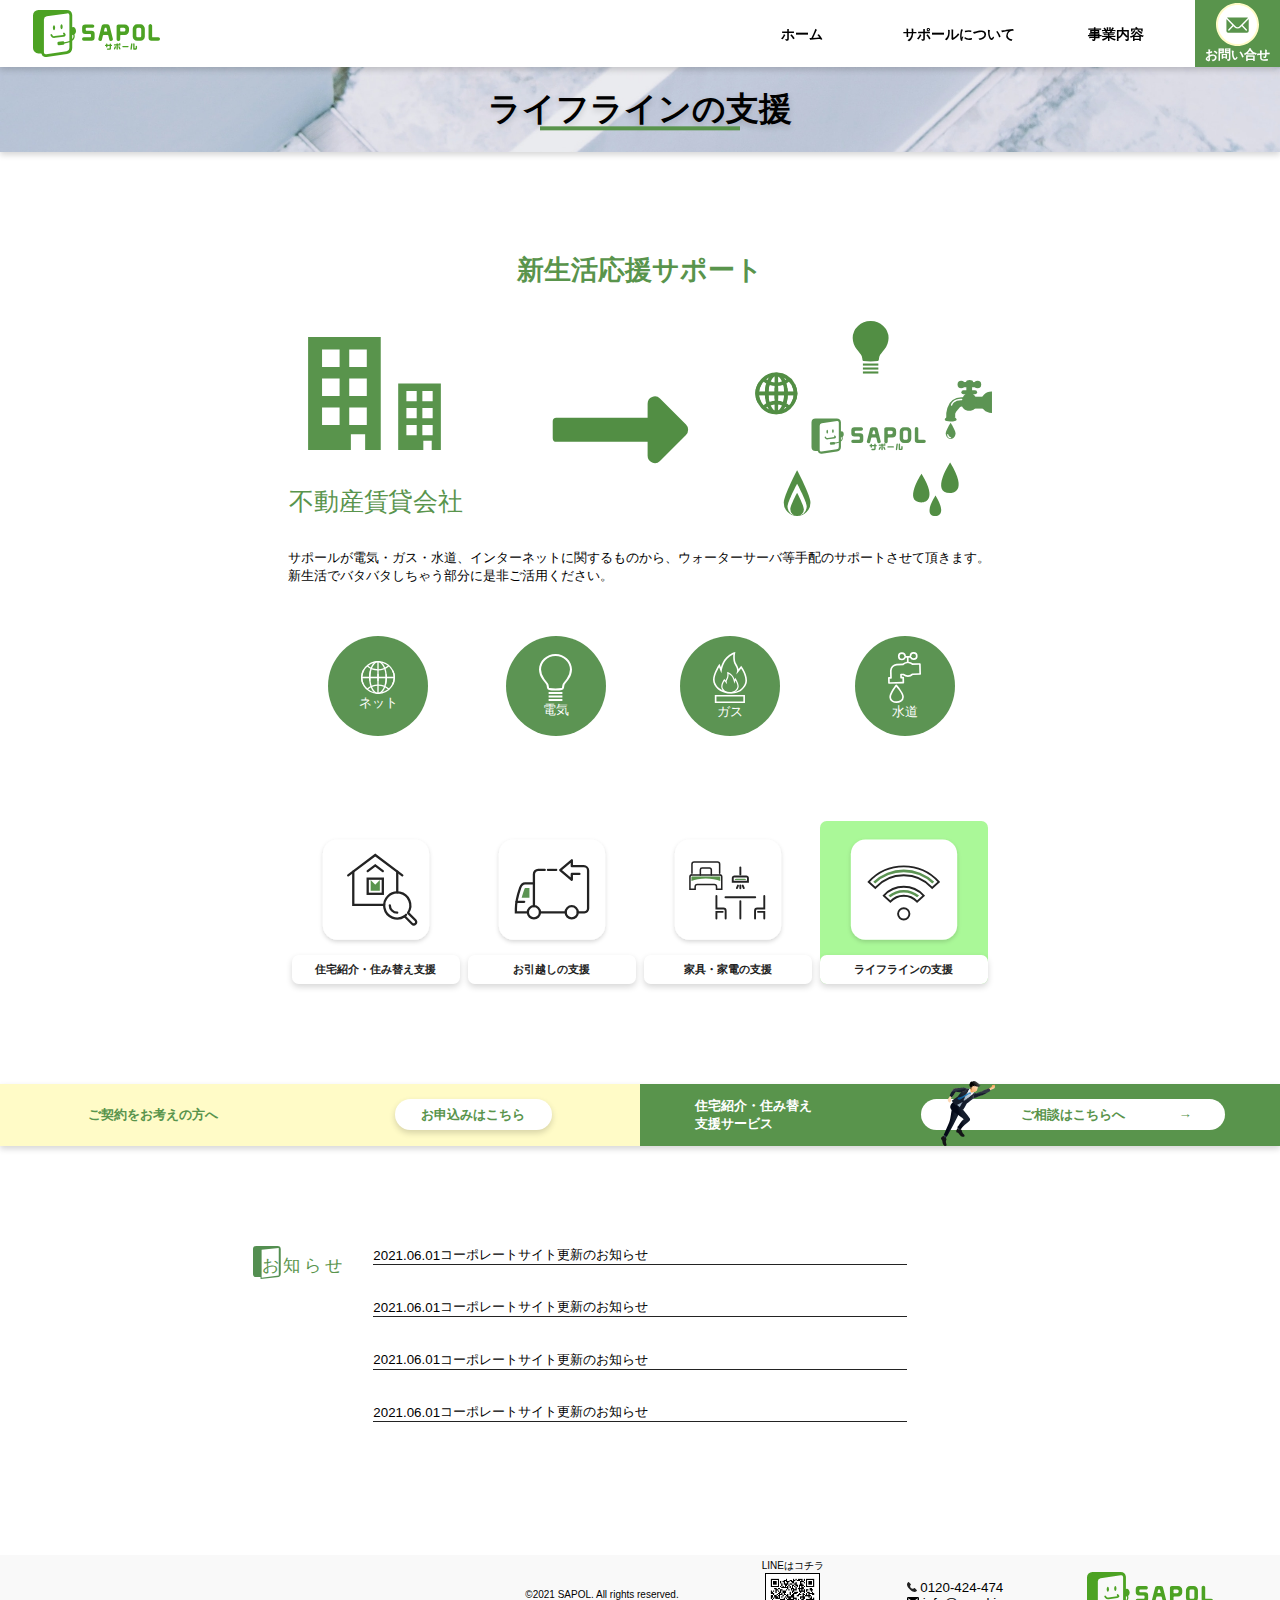
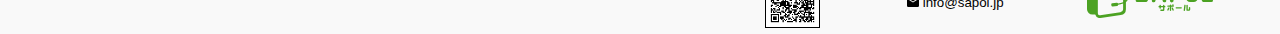
<file: service04.html>
<!DOCTYPE html>
<html lang="ja">
<head prefix="og: http://ogp.me/ns# fb: http://ogp.me/ns/fb# article: http://ogp.me/ns/article#">
    <meta charset="UTF-8">
    <meta http-equiv="X-UA-Compatible" content="IE=edge">
    <meta name="viewport" content="width=device-width, initial-scale=1.0">
    <meta name="format-detection" content="telephone=no">
    <title>ライフラインの支援｜サポール株式会社｜安心・安全の新生活支援</title>
    <meta name="description" content="生活創造支援は弊社にお任せ！豊富なサービスｘ支援体制を完備しているサポールだからできるコト" />
    <!-- icons -->
    <link rel="apple-touch-icon" sizes="180x180" href="img/favicon.png">
    <link rel="icon" type="image/png" sizes="32x32" href="img/favicon.png">
    <link rel="icon" type="image/png" sizes="16x16" href="img/favicon.png">
    <link rel="manifest" href="img/icon/site.webmanifest">
    <meta name="msapplication-TileColor" content="#da532c">
    <meta name="theme-color" content="#ffffff">
    <!-- __icons end -->
    <meta property="og:locale" content="ja_JP" />
    <meta property="og:type" content="website" />
    <meta property="og:title" content="サポール株式会社｜安心・安全の新生活支援" />
    <meta property="og:description" content="生活創造支援は弊社にお任せ！豊富なサービスｘ支援体制を完備しているサポールだからできるコト" />
    <meta property="og:url" content="index.html" />
    <meta property="og:site_name" content="サポール株式会社｜安心・安全の新生活支援" />
    <meta property="og:image" content="img/OGP.jpg" />
    <meta property="og:image:secure_url" content="img/OGP.jpg" />
    <meta property="og:image:width" content="1200" />
    <meta property="og:image:height" content="630" />
    <meta name="twitter:card" content="summary_large_image" />
    <meta name="twitter:description" content="生活創造支援は弊社にお任せ！豊富なサービスｘ支援体制を完備しているサポールだからできるコト" />
    <meta name="twitter:title" content="サポール株式会社｜安心・安全の新生活支援" />
    <meta name="twitter:image" content="img/OGP.jpg" />

    <link rel="stylesheet" href="css/application.css">
    <link rel="stylesheet" href="css/service.css">
</head>
<body ontouchstart="">
    <header>
        <a class="header_logo" href="index.html"><img src="img/head_logo.svg" alt="サポール"></a>
        <div class="header_right">
            <ul class="header_nav pc_only">
                <li><a href="index.html">ホーム</a></li>
                <li><a href="about.html">サポールについて</a></li>
                <li class="trigger">
                    <a href="">事業内容</a>
                    <ul class="drop">
                        <li><a href="service01.html">住宅紹介・住み替え支援</a></li>
                        <li><a href="service02.html">お引っ越し支援</a></li>
                        <li><a href="service03.html">家具家電の支援</a></li>
                        <li><a href="service04.html">ライフライン手配支援</a></li>
                    </ul>
                </li>
            </ul>
            <a class="header_conotact  pc_flex" href="contact.html">
                <img src="img/header_contact.svg" alt="コンタクト">
                <p>お問い合せ</p>
            </a>
            <nav id="nav" class="header_conotact sp_flex">
                <ul>
                    <li class="border"><a href="index.html">ホーム</a></li>
                    <li class="border"><a href="about.html">サポールについて</a></li>
                    <li>
                        <p class="border">事業内容</p>
                        <ul>
                            <li><a href="service01.html">住宅紹介・住み替え支援</a></li>
                            <li><a href="service02.html">お引越しの支援</a></li>
                            <li><a href="service03.html">家具・家電の支援</a></li>
                            <li><a href="service04.html">ライフラインの支援</a></li>
                        </ul>
                    </li>
                </ul>

                <h4>安心・安全の新生活支援</h4>
                <a class="hamb_arrow" href="https://lin.ee/6ND7Jup"><img class="dash" src="img/dash.svg" alt="ご相談はこちらへ">ご相談はこちらへ</a>

                <a class="hamb_contact" href="contact.html"><img src="img/header_contact.svg" alt="お問い合わせ"><p>お問い合わせ</p></a>
            </nav>
            <div id="hamburger" class="sp_only">
                <span class="inner_line" id="line1"></span>
                <span class="inner_line" id="line2"></span>
                <span class="inner_line" id="line3"></span>
            </div>
        </div>
    </header>

    <main>
        <section id="kv_second">
            <h2>ライフラインの支援</h2>
        </section>

        <section id="title">
            <h2 class="second">
                新生活応援サポート
            </h2>
            
            <img class="second pc_only" src="img/title_img03.svg" alt="ライフラインの支援">
            <img class="second sp_only service04" src="img/title_img04_sp.svg" alt="ライフラインの支援">

            <p class="lifeline pc_only">サポールが電気・ガス・水道、インターネットに関するものから、ウォーターサーバ等手配のサポートさせて頂きます。新生活でバタバタしちゃう部分に是非ご活用ください。</p>

            <div class="service_point">
                <div class="service_point_content point4">
                    <div class="point4_content">
                        <img src="img/service0401.svg" alt="ネット">
                        <p>ネット</p>
                    </div>
    
                    <div class="point4_content">
                        <img src="img/service0402.svg" alt="電気">
                        <p>電気</p>
                    </div>
    
                    <div class="point4_content">
                        <img src="img/service0403.svg" alt="ガス">
                        <p>ガス</p>
                    </div>
    
                    <div class="point4_content">
                        <img src="img/service0404.svg" alt="水道">
                        <p>水道</p>
                    </div>
                </div>
                
                <p class="lifeline sp_only">サポールが電気・ガス・水道、インターネットに関するものから、ウォーターサーバ等手配のサポートさせて頂きます。新生活でバタバタしちゃう部分に是非ご活用ください。</p>
            </div>
        </section>

        <!-- <section id="feature">
            <h4>お引っ越しされる方が家具・家電レンタル、販売サービスを受けるメリット</h4>

            <ul>
                <li>住み替え時の悩みとして家具・家電準備にかかる初期費用や手間などが物件確定時に同時に依頼でき、コストと手間の削減が可能です。</li>
                <li>レンタルの場合3ヶ月から使用期間を自由に選べる為、状況に合わせた選択をすることが可能です。</li>
                <li>レンタルの場合長期使用した際、商品定価を超えてしまうこともありますがSAPOLなら商品定価を超えない月額料金に設定されているので安心して利用が可能です。</li>
                <li>新品デザイン家具・家電を1個からレンタル、販売可能です。中古品が来ることはありません。</li>
                <li>取扱い不注意による破損等が起きてしまった場合でもレンタルなら無料で修理や新品への交換を行います。</li>
            </ul>

            <p class="caution">※レンタルの取り扱う家具は、61ブランド 45,000種、販売は300ブランドから選択可能です。</p>
        </section> -->

        <section id="service_manu">
            <div>
                <a href="service01.html">
                    <img src="img/service01.svg" alt="住宅紹介・住み替え支援">
                    <p>住宅紹介・住み替え支援</p>
                </a>
    
                <a href="service02.html">
                    <img src="img/service02.svg" alt="お引越しの支援">
                    <p>お引越しの支援</p>
                </a>
            </div>
            
            <div>
                <a href="service03.html">
                    <img src="img/service03.svg" alt="家具・家電の支援">
                    <p>家具・家電の支援</p>
                </a>
    
                <a class="is-active" href="service04.html">
                    <img src="img/service04.svg" alt="ライフラインの支援">
                    <p>ライフラインの支援</p>
                </a>
            </div>
        </section>

        <section id="top_cv">
            <div class="cv_left">
                <p>ご契約をお考えの方へ</p>
                <a href="https://lin.ee/6ND7Jup">お申込みはこちら</a>
            </div>
            <div class="cv_right">
                <p>
                    住宅紹介・住み替え
                    <br>支援サービス
                </p>
                <a href="contact.html"><img class="dash" src="img/dash.svg" alt="ご相談はこちらへ">ご相談はこちらへ</a>
            </div>
        </section>

        <section id="news">
            <div class="news_wrap">
                <img class="news_title" src="img/news.svg" alt="news">
                <div class="news_content">
                    <p>2021.06.01</p>
                    <p>コーポレートサイト更新のお知らせ</p>
                </div>
                <div class="news_content">
                    <p>2021.06.01</p>
                    <p>コーポレートサイト更新のお知らせ</p>
                </div>
                <div class="news_content">
                    <p>2021.06.01</p>
                    <p>コーポレートサイト更新のお知らせ</p>
                </div>
                <div class="news_content">
                    <p>2021.06.01</p>
                    <p>コーポレートサイト更新のお知らせ</p>
                </div>
            </div>
        </section>
    </main>
    
    <footer>
        <div class="footer_content">
            <p class="pc_only">©2021 SAPOL. All rights reserved.</p>
            <div class="line">
                <p>LINEはコチラ</p>
                <a href="https://lin.ee/6ND7Jup"><img src="img/line.PNG" alt="LINE"></a>
                
            </div>
            <div class="address">
                <a href="tel:0120-424-474"><img class="address_icon" src="img/tell.svg" alt="tell">0120-424-474</a>
                <a href="mailto:info@sapol.jp"><img class="address_icon" src="img/mail.svg" alt="mail">info@sapol.jp</a>
            </div>
            <img class="foot_icon" src="img/head_logo.svg" alt="SAPOL">
            <p class="sp_only">©2021 SAPOL. All rights reserved.</p>
        </div>
    </footer>
    <script src="menu.js"></script>
</body>
</html>
</file>
<file: css/application.css>
@charset "UTF-8";
html{
    scroll-behavior: smooth;
    font-size: 0.5208vw;
}

.pc_only{
    display: block;
}

.pc_flex{
    display: flex;
}

.sp_only{
    display: none;
}

.sp_flex{
    display: none;
}

body{
    margin: 0;
    font-family: -apple-system, BlinkMacSystemFont, "Helvetica Neue", "Segoe UI", "Yu Gothic", YuGothic, sans-serif;
}

main{
    overflow: hidden;
    margin-top: 10rem;
}

h1{
    font-size: 6rem;
    font-weight: 300;
    margin: 0;
}

h2{
    font-size: 5rem;
    font-weight: 300;
    margin: 0;
}

h3{
    font-size: 3rem;
    font-weight: 600;
    margin: 0;
}

h4{
    font-weight: 300;
    margin: 0;
}

a{
    text-decoration: none;
    color: #59944C;
    font-size: 2rem;
    font-weight: 600;
}

p{
    font-size: 2rem;
    margin: 0;
}

ul{
    padding: 0;
    margin: 0;
}

li{
    list-style: none;
}

/* ヘッダー */

header{
    position: fixed;
    width: 100%;
    background: white;
    top: 0;
    height: 10rem;
    z-index: 1000;
    display: flex;
    justify-content: space-between;
    align-items: stretch;
    box-shadow: 0 3px 6px rgba(0, 0, 0, 16%);
}

header .header_logo{
    display: flex;
    justify-content: center;
    align-items: center;
}

header .header_logo img{
    height: 7rem;
    margin-left: 5rem;
}

header a{
    color: black;
}

.header_right{
    display: flex;
    justify-content: flex-end;
    align-items: stretch;
    width: 46%;
}

.header_nav{
    display: flex;
    justify-content: space-around;
    align-items: center;
    width: 80%;
}

.header_nav.pc_only > li > a{
    padding: 2rem;
    width: 100%;
    border-radius: 5rem;
    transition: all .3s ease-in-out;
}

.header_nav.pc_only > li > a:hover{
    background: #59944C;
    color: white;
    transition: all .3s ease-in-out;
}

.header_nav a{
    font-size: 2.1rem;
}

.header_nav > .trigger {
    position: relative;
}

.header_nav > li{
    height: 4rem;
    margin-top: 2rem;
    width: 30%;
    text-align: center;
}

.drop{
    width: max-content;
    background: white;
    border: 1px solid #6DB45E;
    padding: 0 1rem;
    transition: .5s ease-in-out;
    margin-top: 1rem;
    opacity: 0;
    position: relative;
    z-index: 100;
    height: 0;
}

.drop li{
    height: 0;
    padding: .5rem 0;
    overflow: hidden;
    transition: .5s ease-in-out;
}

.drop li:hover{
    background: #59944C;
    transition: .5s ease-in-out;
}

.drop li:hover a{
    color: white;
}

.trigger:hover > ul > li {
    height: 3rem;
    overflow: visible;
}

.trigger:hover .drop{
    opacity: 1;
    height: min-content;
    padding: 1rem;
}

.drop:hover{
    opacity: 1;
}

.drop:hover li{
    height: 3rem;
    overflow: visible;
}

.header_conotact{
    background: #59944C;
    flex-direction: column;
    justify-content: center;
    align-items: center;
    padding: 1.5rem;
}

.header_conotact:hover{
    box-shadow: inset 5px 5px 3px rgba(0, 0, 0, 30%);
}

.header_conotact p{
    color: white;
}

#top_cv{
    display: flex;
    align-items: stretch;
    margin-bottom: 15rem;
    box-shadow: 0 3px 6px rgba(0, 0, 0, 16%);
}

.cv_left, .cv_right{
    display: flex;
    justify-content: space-around;
    align-items: center;
    width: 50%;
    padding: 2rem 0;
}

#top_cv .cv_left{
    background: #FFFBC7;
}

#top_cv .cv_left a{
    background: white;
    padding: 1rem 4rem;
    border-radius: 5rem;
    box-shadow: 0 3px 6px rgba(0, 0, 0, 16%);
}

#top_cv .cv_left a:hover{
    box-shadow: inset 0 3px 6px rgba(0, 0, 0, 16%);
}

#top_cv .cv_left p{
    color: #59944C;
    font-weight: 800;
}

#top_cv .cv_right{
    background: #59944C;
}

#top_cv .cv_right p{
    font-weight: 800;
    color: white;
}

#top_cv .cv_right a{
    background: white;
    padding: 1rem 15rem;
    border-radius: 5rem;
    position: relative;
}

#top_cv .cv_right .dash{
    position: absolute;
    left: 3rem;
    bottom: -50%;
    width: 8rem;
    transition: all .5s ease-in-out;
}

#top_cv .cv_right a:after{
    position: absolute;
    content: "→";
    right: 5rem;
    transition: all .3s ease-in-out;
}

#top_cv .cv_right a:hover .dash{
    left: 8rem;
    transition: all .3s ease-in-out;
}

#top_cv .cv_right a:hover:after{
    right: 8rem;
    transition: all .3s ease-in-out;
}

#news{
    margin-bottom: 15rem;
    display: flex;
    justify-content: center;
    align-items: center;
}

#news .news_wrap{
    width: 80rem;
    position: relative;
    max-width: 1000px;
}

.news_title{
    position: absolute;
    height: 5rem;
    top: 0;
    left: -18rem;
}

#news .news_wrap .news_content{
    border-bottom: 1px solid #232323;
    display: flex;
    justify-content: flex-start;
    align-items: center;
    margin-bottom: 5rem;
}

#news .news_wrap .news_content .date{
    width: 23%;
    padding-left: 5rem;
}

footer{
    background: #F9F9F9;
    display: flex;
    justify-content: flex-end;
    align-items: center;
    padding: .5rem 10rem;
}

footer .footer_content{
    width: 60%;
    display: flex;
    justify-content: space-between;
    align-items: center;
}

footer .footer_content p{
    font-size: 1.5rem;
}

footer .footer_content .line{
    display: flex;
    justify-content: center;
    align-items: center;
    flex-direction: column;
}

footer .footer_content .line img{
    height: 8rem;
    border: 1px solid black;
    transition: all .3s ease-in-out;
}

footer .footer_content .line img:hover{
    opacity: .3;
    transition: all .3s ease-in-out;
}

footer .footer_content .address{
    display: flex;
    justify-content: center;
    align-items: flex-start;
    flex-direction: column;
}

footer .footer_content .address a{
    font-weight: 400;
    font-size: 2rem;
    color: black;
    transition: all .2s ease-in-out;
}

footer .footer_content .address a:hover{
    opacity: .5;
    transition: all .2s ease-in-out;
}

.address_icon{
    height: 1.5rem;
    margin-right: .5rem;
}

footer .footer_content .foot_icon{
    height: 7rem;
}

@media screen and (max-width:767px) {
    html{
        font-size: 1.7208vw;
    }

    h2{
        font-size: 6rem;
    }
    
    a{
        font-size: 2.3rem;
    }
    
    p{
        font-size: 2.3rem;
    }

    .pc_only{
        display: none !important;
    }
    
    .sp_only{
        display: block !important;
    }

    .pc_flex{
        display: none !important;
    }

    .sp_flex{
        display: flex !important;
    }

    .header_right{
        width: auto;
    }

    header nav ul{
        flex-direction: column;
        justify-content: center;
        align-items: center;
        margin: 0;
        padding: 0;
    }

    header .header_logo img{
        margin-left: 3rem;
    }

    header nav ul li a{
        font-size: 3rem;
    }

    #nav{
        padding: 10rem 0 0 0;
        position: fixed;
        height: 100vh;
        width: 100%;
        right: -100%;
        top: 0;
        background: white;
        transition: all .7s ease-in-out;
        z-index: 10;
        opacity: 0;
        display: flex;
        justify-content: flex-start;
        align-items: center;
        overflow: scroll;
    }

    /* #nav ul{
        height: 100%;
    } */
    
    #nav ul li{
        color: white;
        margin-bottom: 5rem;
    }

    .hamb_arrow{
        position: relative;
        background: white;
        padding: 1rem 10rem;
        border-radius: 5rem;
        box-shadow: 0 3px 6px rgb(0 0 0 / 16%);
        font-size: 3rem;
        color: #59944C;
        margin: 1rem 0 5rem;
    }

    #nav h4{
        font-size: 2rem;
        font-weight: bold;
    }

    .hamb_arrow .dash{
        position: absolute;
        left: 3rem;
        bottom: -25%;
        width: 8rem;
        transition: all .5s ease-in-out;
    }

    .hamb_arrow::before{
        position: absolute;
        content: "→";
        color: #59944C;
        right: 3rem;
    }

    #nav ul .border{
        border-left: 1.5rem solid #59944C;
        padding-left: 1rem;
        font-weight: 800;
    }

    #nav > ul > li > ul{
        padding-left: 7rem;
    }

    #nav > ul > li > ul > li{
        margin: 3rem 0;
        position: relative;
    }

    .hamb_contact{
        background: #59944C;
        width: 75%;
        display: flex;
        justify-content: center;
        align-items: center;
        padding: 2rem 0;
    }

    .hamb_contact img{
        width: 6rem;
    }

    .hamb_contact p{
        font-size: 3rem;
        margin-left: 3rem;
    }

    #nav > ul > li > ul > li > a{
        font-size: 2rem;
    }

    #nav > ul > li > ul > li::before{
        position: absolute;
        content: "";
        height: 1px;
        width: 4rem;
        background: #707070;
        top: 50%;
        left: -6rem;
    }

    #nav ul li p{
        font-size: 3rem;
        color: black;
    }

    .hidden{
        overflow: hidden;
    }

    #hamburger {
        /* position: fixed;
        top: 7rem;
        right: 20rem; */
        width: 12.5rem;
        height: 10rem;
        transition: all 1s ease-out;
        background: #59944C;
        position: relative;

    }

    .inner_line {
        display: block;
        position: absolute;
        left: 4rem;
        width: 4.5rem;
        height: 3px;
        background-color: white;
        transition: all 1s ease-out;
        border-radius: 4px;
    }

    #line1 {
        top: 30%;
    }

    #line2 {
        top: 48%;
    }

    #line3 {
        bottom: 30%;
    }

    .in{
        transform: translateX(-100%);
        opacity: 1 !important;
    }

    .line_1,.line_2,.line_3{
        background: black;
        z-index: 100;
    }

    .line_1 {
        transform: translateY(1.8rem) rotate(-45deg);
        top: 0;
    }

    .line_2 {
        opacity: 0;
    }
    
    .line_3 {
        transform: translateY(-1.8rem) rotate(45deg);
        bottom: 0;
    }


    #top_cv{
        display: block;
    }

    .cv_left, .cv_right{
        width: 100%;
    }

    #top_cv .cv_right a{
        padding: 1rem 8rem;
    }

    #top_cv .cv_right .dash{
        left: 0rem;
    }
    
    #top_cv .cv_right a:after{
        right: 2rem;
    }
    
    #top_cv .cv_right a:hover .dash{
        left: 2rem;
    }
    
    #top_cv .cv_right a:hover:after{
        right: 3rem;
    }

    .news_title{
        position: unset;
        margin-bottom: 5rem;
    }

    #news .news_wrap{
        display: flex;
        flex-direction: column;
    }

    #news .news_wrap .news_content{
        width: 90%;
        margin: auto;
        margin-bottom: 5rem;
    }

    #news .news_wrap .news_content .date{
        padding-left: 0;
        padding-right: 2rem;
    }

    footer{
        display: block;
        padding: 5rem 3rem;
    }

    footer .footer_content{
        flex-direction: column;
        width: 100%;
    }

    footer .footer_content .address{
        align-items: center;
    }

    footer .footer_content p{
        text-align: center;
        font-size: 2.5rem;
    }

    footer .footer_content .foot_icon{
        margin: 4rem 0;
    }

    footer .footer_content .line{
        margin-bottom: 4rem;
    }

    footer .footer_content .line img{
        height: 13rem;
    }

    footer .footer_content .address a{
        font-size: 2.5rem;
    }

    .address_icon{
        height: 2rem;
    }
}
</file>
<file: css/about.css>
@charset "UTF-8";

#kv_second{
    background: url("../img/about_kv.jpg") center center/cover no-repeat;
    padding: 3rem 0;
    margin-bottom: 15rem;
    box-shadow: 0 3px 6px rgba(0, 0, 0, 16%);
}

#kv_second h2{
    text-align: center;
    text-shadow:  0 3px 6px rgba(0, 0, 0, 16%);
    position: relative;
    font-weight: 500;
}

#kv_second h2::before{
    position: absolute;
    content: "";
    height: .5rem;
    width: 30rem;
    left: 50%;
    margin-right: -50%;
    transform: translate(-50%, -50%);
    bottom: 0;
    background: #59944C;
}

#title{
    display: flex;
    justify-content: center;
    align-items: center;
    flex-direction: column;
    margin-bottom: 15rem;
}

#title h2{
    margin-bottom: 5rem;
    color: #59944C;
}

#title h3{
    text-align: center;
}

#topic{
    background: url("../img/topic_bg.jpg");
    padding: 7rem 0;
    margin-bottom: 10rem;
}

#topic .wrap{
    max-width: 1440px;
    width: 80%;
    margin: auto;
    display: flex;
    justify-content: space-between;
    align-items: stretch;
}

#topic .wrap div{
    width: 24%;
    background: white;
    padding: 3rem;
}

#topic .wrap div h3{
    border-left: 1.5rem solid #528E44;
    font-size: 2rem;
    padding-left: 1rem;
    margin-bottom: 4rem;
}

#topic .wrap div p{
    font-size: 1.5rem;
    font-weight: lighter;
}

#company{
    margin-bottom: 10rem;
}

#company .wrap{
    width: 50%;
    max-width: 1440px;
    margin: auto;
    border: 1px solid #707070;
    padding: 10rem;
}

#company .wrap .company_content{
    display: flex;
    justify-content: flex-start;
    align-items: center;
    border-bottom: 1px solid #707070;
    padding-bottom: 1.5rem;
    margin-top: 1.5rem;
}

#company .wrap .company_content .row_left{
    width: 30%;
}

@media screen and (max-width:767px){
    #kv_second h2::before{
        bottom: -1.2rem;
    }

    #title{
        margin-bottom: 10rem;
    }
    
    #title h2{
        font-size: 3.5rem;
        font-weight: 800;
    }

    #title h3{
        font-size: 2.5rem;
        line-height: 200%;
    }

    #topic{
        background: url("../img/topic_sp_bg.jpg") center center/cover no-repeat;
    }

    #topic .wrap{
        display: block;
    }

    #topic .wrap div{
        width: calc(100% - 8rem);
        margin-bottom: 5rem;
        padding: 4rem;
    }

    #topic .wrap div h3{
        font-size: 2.3rem;
    }
    #topic .wrap div p{
        font-size: 1.8rem;
    }

    #company .wrap{
        border: none;
        padding: 0;
        width: 85%;
    }

    #company .wrap .company_content div{
        width: 70%;
    }

    #map{
        margin-bottom: 10rem;
    }
}
</file>
<file: css/contact.css>
@charset "UTF-8";

#kv_contact{
    background: url("../img/contact_kv.jpg") center center/cover no-repeat;
    padding: 3rem 0;
    margin-bottom: 15rem;
    box-shadow: 0 3px 6px rgba(0, 0, 0, 16%);
}

#kv_contact h2{
    text-align: center;
    text-shadow:  0 3px 6px rgba(0, 0, 0, 16%);
    position: relative;
    font-weight: 600;
}

#kv_contact h2::before{
    position: absolute;
    content: "";
    height: .5rem;
    width: 30rem;
    left: 50%;
    margin-right: -50%;
    transform: translate(-50%, -50%);
    bottom: 0;
    background: #59944C;
}

#tell{
    width: 40%;
    max-width: 1440px;
    margin: auto;
    margin-bottom: 10rem;
}

#tell h3{
    margin-bottom: 5rem;
    position: relative;
}

#tell h3::before{
    position: absolute;
    content: "";
    width: 4rem;
    height: 4rem;
    background: #59944C;
    left: -4rem;
    top: 50%;
    margin-right: -50%;
    transform: translate(-50%, -50%);
}

#tell .wrap{
    display: flex;
    justify-content: space-between;
    align-items: flex-end;
}

#tell .wrap a{
    font-size: 4.5rem;
    color: black;
}

#tell .wrap a:hover{
    color: #59944C;
}

#tell .wrap a img{
    height: 4.5rem;
}

#form{
    width: 40%;
    max-width: 1440px;
    margin: auto;
    margin-bottom: 15rem;
}

#form h3{
    margin-bottom: 5rem;
    position: relative;
}

#form h3::before{
    position: absolute;
    content: "";
    width: 4rem;
    height: 4rem;
    background: #59944C;
    left: -4rem;
    top: 50%;
    margin-right: -50%;
    transform: translate(-50%, -50%);
}

label{
    font-size: 2rem;
}

label span{
    font-size: 1.5rem;
    background-color: #78909C;
    color: white;
    padding:.5rem 1rem;
    border-radius: .5rem;
}

.red{
    background: #D9534F;
}

input, textarea{
    width: calc(100% - 2rem);
    padding: 1rem;
    margin: 1rem 0 2.5rem;
}

textarea{
    height: 10rem;
}

button{
    font-size: 2rem;
    width: 100%;
    padding: 2.5rem 0;
    border: none;
    color: white;
    border-radius: 1rem;
    background: #59944C;
    cursor: pointer;
}

fieldset{
    border: none;
    padding: 0;
    margin: 0;
    margin-top: 3rem;
    margin-bottom: 5rem;
}

fieldset > span{
    font-size: 2rem;
    margin-bottom: 1.8rem;
    display: inline-block;
}

fieldset > div{
    display: flex;
    justify-content: space-between;
    align-items: center;
}

fieldset span span{
    font-size: 1.5rem;
    background-color: #78909C;
    color: white;
    padding:.5rem 1rem;
    border-radius: .5rem;
}

fieldset label{
    padding: 2rem 0 2rem 1.8rem;
    font-size: 2rem;
    width: 40%;
    display: flex;
    justify-content: flex-start;
    align-items: center;
    border: .1rem solid #707070;
}

fieldset input{
    width: unset;
    margin: 0;
    margin-right: .5rem;
}

@media screen and (max-width:767px){
    #kv_contact{
        background: url("../img/contact_kv.jpg") center/cover no-repeat;
    }

    #tell, #form{
        width: 70%;
    }

    #tell .wrap{
        display: block;
    }

    fieldset{
        margin-top: 3rem;
        margin-bottom: 3rem
    }

    fieldset label{
        padding: 1.5rem 0 1.5rem 1rem;
    }
}
</file>
<file: css/service.css>
@charset "UTF-8";

#kv_second{
    background: url("../img/service_kv.jpg") center center/cover no-repeat;
    padding: 3rem 0;
    margin-bottom: 15rem;
    box-shadow: 0 3px 6px rgba(0, 0, 0, 16%);
}

#kv_second h2{
    text-align: center;
    text-shadow:  0 3px 6px rgba(0, 0, 0, 16%);
    position: relative;
    font-weight: 800;
}

#kv_second h2::before{
    position: absolute;
    content: "";
    height: .5rem;
    width: 30rem;
    left: 50%;
    margin-right: -50%;
    transform: translate(-50%, -50%);
    bottom: 0;
    background: #59944C;
}

#title{
    display: flex;
    justify-content: center;
    align-items: center;
    flex-direction: column;
    width: 55%;
    max-width: 1440px;
    margin: auto;
    margin-bottom: 15rem;
}

#title h2{
    margin-bottom: 5rem;
    text-align: center;
    color: #59944C;
    font-weight: 800;
}

#title .second{
    font-size: 4rem;
    margin-bottom: 5rem;
}

#title img{
    width: 100%;
    margin-bottom: 10rem;
}

#title .service_point{
    display: flex;
    justify-content: space-around;
    align-items: center;
    width: 100%;
}

.point_top{
    width: 60%;
}

.point_botoom{
    width: 40%;
}

#title .service_point .service_point_content{
    display: flex;
    justify-content: space-around;
    align-items: center;
}

.point4{
    width: 100%;
}

#title .service_point .service_point_content div{
    /* padding: 6rem 3rem; */
    position: relative;
    display: flex;
    justify-content: space-between;
    align-items: center;
    flex-direction: column;
}

#title .service_point .service_point_content div img{
    margin-bottom: 0;
    width: 5rem;
}

#title .service_point .service_point_content div::before{
    content: "";
    position: absolute;
    height: 15rem;
    width: 15rem;
    left: 50%;
    margin-right: -50%;
    transform: translate(-50%, -50%);
    top: 50%;
    border-radius: 20rem;
    background: #5C9453;

    z-index: -1;
}

#title .service_point .service_point_content div p{
    color: white;
    text-align: center;
}

#title .point03{
    display: flex;
    width: 100%;
    justify-content: space-between;
    align-items: stretch;
    margin-bottom: 5rem;
}

#title .point03 p{
    width: 27%;
    color: #59944C;
    border: 1px solid #59944C;
    padding: 1.5rem;
}

.lifeline{
    margin-bottom: 10rem;
}

#feature{
    display: flex;
    justify-content: center;
    align-items: flex-start;
    flex-direction: column;
    border: 1px solid #707070;
    width: calc(55% - 20rem);
    max-width: 1440px;
    margin: auto;
    margin-bottom: 15rem;
    padding: 10rem;
}

#feature h3{
    border-left: 1rem solid #528E44;
    padding-left: 1rem;
    margin-left: -1rem;
    margin-bottom: 5rem;
}

#feature h4{
    font-size: 2rem;
    border-left: 1rem solid #528E44;
    padding-left: 1rem;
    margin-left: -1rem;
    margin-bottom: 5rem;
}

#feature ul{
    padding: 0rem 1.5rem;
}

#feature ul li{
    font-size: 2rem;
    margin: 2rem 0;
    list-style-type: decimal
}

#feature ul li p{
    margin-left: 2rem;
    margin-top: 2rem;
    font-size: 1.5rem;
}

#service_manu{
    width: 55%;
    max-width: 1440px;
    display: flex;
    justify-content: space-around;
    align-items: center;
    margin: auto;
    margin-bottom: 15rem;
}

#service_manu div{
    display: flex;
    justify-content: space-around;
    align-items: center;
    width: 50%;
}

#service_manu a{
    display: flex;
    justify-content: center;
    align-items: center;
    flex-direction: column;
    border-radius: 1rem;
    background: white;
    transition: all .5s ease-in-out;
    width: 48%;
    padding-top: 2rem;
}

#service_manu a:hover{
    background: #AAF898;
    border-radius: 1rem;
    transition: all .5s ease-in-out;
}

#service_manu .is-active{
    background: #AAF898;
}

#service_manu a img{
    width: 18rem;
    margin-bottom: 1rem;
}

#service_manu a p{
    background: white;
    color: #232323;
    font-size: 1.7rem;
    padding: 1rem 0;
    width: 100%;
    text-align: center;
    border-radius: 1rem;
    box-shadow: 0 3px 6px rgba(0, 0, 0, 16%);
}

.caution{
    font-size: 1.5rem;
    margin-top: 5rem;
}

@media screen and (max-width:767px){
    #kv_second h2{
        font-size: 4.5rem;
    }

    #kv_second h2::before{
        bottom: -1.5rem;
    }

    #title{
        width: 95%;
        margin-bottom: 9rem;
    }

    #title h2{
        font-size: 3rem;
    }

    #title p{
        text-align: center;
    }

    #title img{
        width: 90%;
    }

    #title .service01{
        width: 65%;
        margin-left: 8rem;
    }

    #title .service02{
        width: 65%;
    }

    #title .service04{
        width: 60%;
    }

    #title .service_point{
        display: block;
    }
    
    .point_top, .point_botoom{
        width: 100%;
    }

    .point_top{
        margin-bottom: 15rem;
    }

    #title .service_point .service_point_content div::before{
        height: 17rem;
        width: 17rem;
    }

    #feature{
        width: calc(90% - 7rem);
        padding: 3.5rem;
    }

    #feature h3{
        font-size: 2.8rem;
    }

    #feature h4{
        font-size: 2.2rem;
    }

    #feature ul li p{
        margin-left: 2rem;
        margin-top: 2rem;
        font-size: 1.8rem;
    }

    #service_manu{
        display: block;
        width: 90%;
    }

    #service_manu div{
        width: 100%;
        margin-bottom: 5rem;
    }

    #service_manu a p {
        padding: 1rem 0;
    }

    .caution{
        font-size: 1.8rem;
    }

    #title .service_point .service_point_content div img{
        width: 4rem;
    }

    #title .service_point .service_point_content .point4_content{
        width: 15%;
        margin-bottom: 10rem;
    }

    #title .service_point .service_point_content .point4_content::before{
        width: 12rem;
        height: 12rem;
    }
}
</file>
